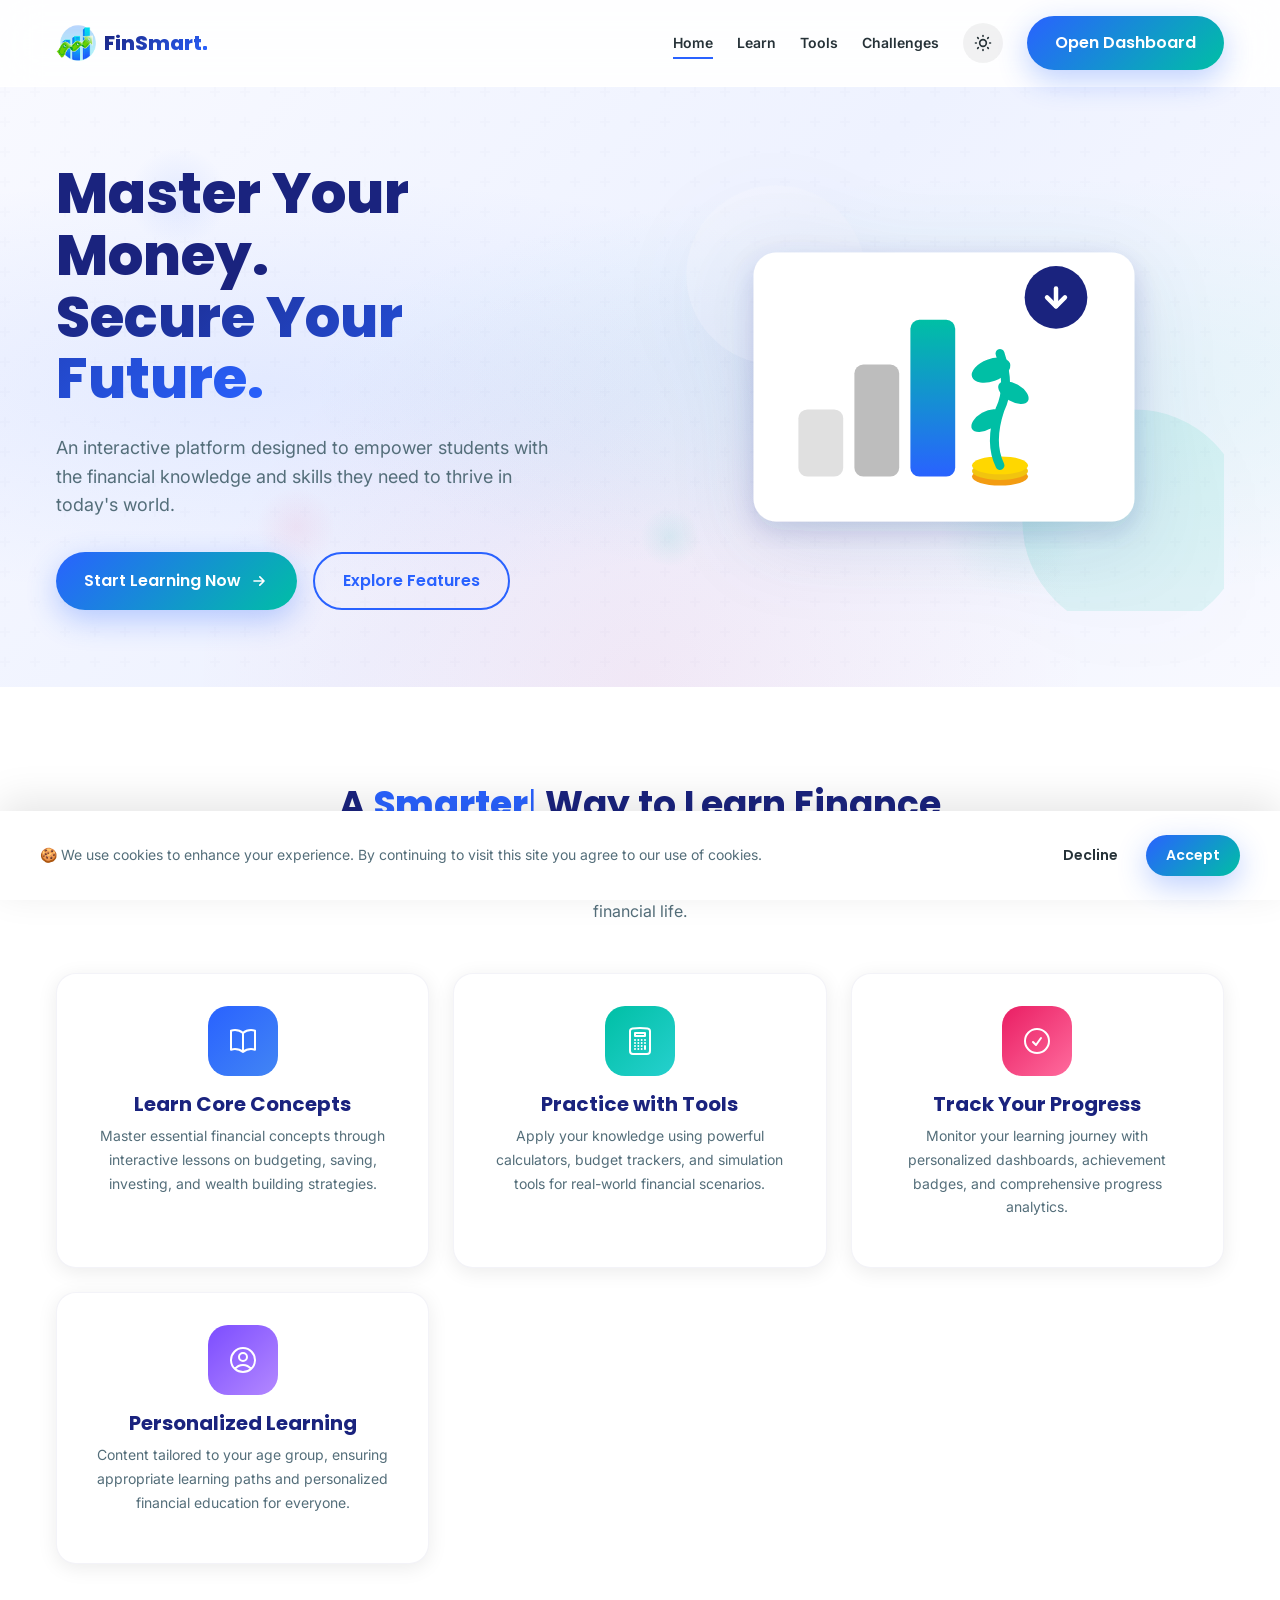
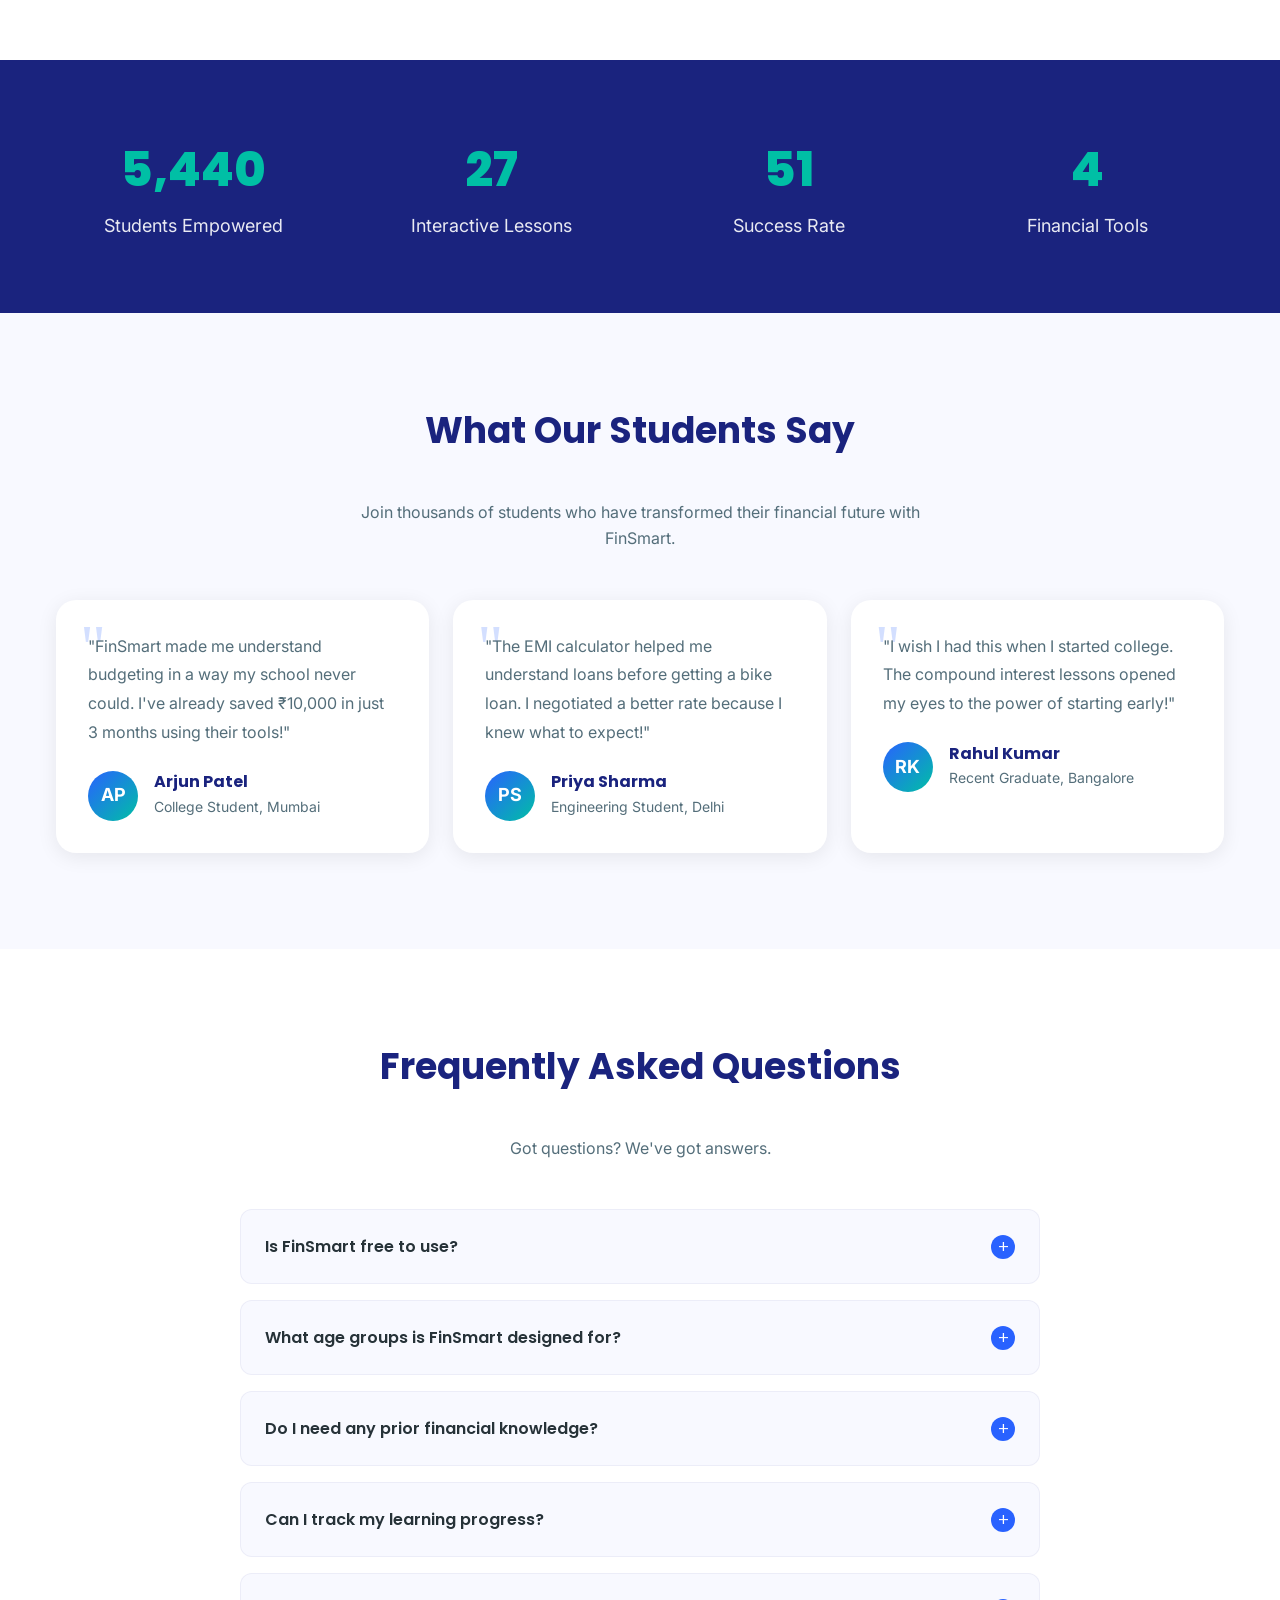
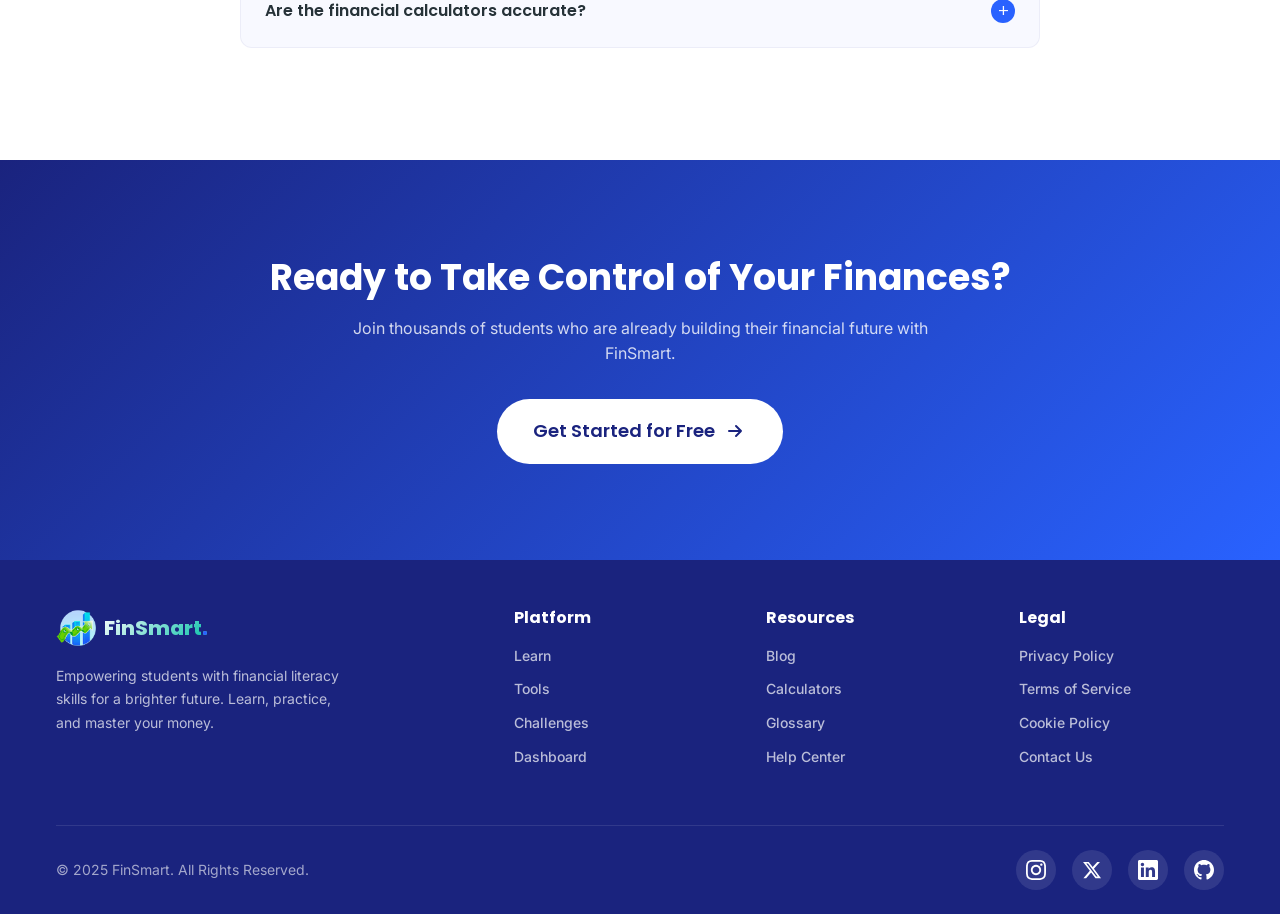
<file: index.html>
<!DOCTYPE html>
<html lang="en">
<head>
    <meta charset="UTF-8">
    <meta name="viewport" content="width=device-width, initial-scale=1.0">
    <title>FinSmart - Master Your Financial Future</title>
    
    <!-- Preconnect for performance -->
    <link rel="preconnect" href="https://fonts.googleapis.com">
    <link rel="preconnect" href="https://fonts.gstatic.com" crossorigin>
    
    <!-- Favicon -->
    <link rel="icon" href="https://cdn.v1ggs.lol/assets/fin_favicon.png" type="image/x-icon">
    
    <!-- Stylesheets -->
    <link rel="stylesheet" href="css/style.css">
    <link rel="stylesheet" href="css/animations.css">
    
    <!-- SEO Meta Tags -->
    <meta name="description" content="Master your money and secure your future with FinSmart - the interactive financial literacy platform designed for students. Learn budgeting, investing, and wealth building.">
    <meta name="keywords" content="financial literacy, budgeting, investing, money management, student finance, financial education">
    <meta name="author" content="FinSmart Team">
    
    <!-- Open Graph -->
    <meta property="og:title" content="FinSmart - Master Your Financial Future">
    <meta property="og:description" content="Interactive financial literacy platform empowering students with essential money skills.">
    <meta property="og:type" content="website">
    <meta property="og:url" content="https://finsmart.portal.com">
    <meta property="og:image" content="finsmart_logo.png">
    
    <!-- Twitter Card -->
    <meta name="twitter:card" content="summary_large_image">
    <meta name="twitter:title" content="FinSmart - Master Your Financial Future">
    <meta name="twitter:description" content="Interactive financial literacy platform empowering students with essential money skills.">
</head>
<body>
    <!-- Skip to main content for accessibility -->
    <a href="#main-content" class="sr-only">Skip to main content</a>
    
    <!-- Header -->
    <header class="main-header">
        <div class="container">
            <nav class="navbar">
                <a href="index.html" class="navbar-logo" aria-label="FinSmart Homepage">
                    <img src="finsmart_logo.png" alt="FinSmart Logo" width="40" height="40">
                    <span>FinSmart<span class="accent">.</span></span>
                </a>
                <ul class="navbar-links">
                    <li><a href="index.html" class="active" aria-current="page">Home</a></li>
                    <li><a href="learn.html">Learn</a></li>
                    <li><a href="tools.html">Tools</a></li>
                    <li><a href="challenges.html">Challenges</a></li>
                    <li>
                        <button class="theme-toggle" aria-label="Toggle dark mode">
                            <svg class="sun-icon" xmlns="http://www.w3.org/2000/svg" fill="none" viewBox="0 0 24 24" stroke="currentColor">
                                <path stroke-linecap="round" stroke-linejoin="round" stroke-width="2" d="M12 3v1m0 16v1m9-9h-1M4 12H3m15.364 6.364l-.707-.707M6.343 6.343l-.707-.707m12.728 0l-.707.707M6.343 17.657l-.707.707M16 12a4 4 0 11-8 0 4 4 0 018 0z" />
                            </svg>
                            <svg class="moon-icon" xmlns="http://www.w3.org/2000/svg" fill="none" viewBox="0 0 24 24" stroke="currentColor">
                                <path stroke-linecap="round" stroke-linejoin="round" stroke-width="2" d="M20.354 15.354A9 9 0 018.646 3.646 9.003 9.003 0 0012 21a9.003 9.003 0 008.354-5.646z" />
                            </svg>
                        </button>
                    </li>
                    <li><a href="application/index.html" class="btn btn-primary">Open Dashboard</a></li>
                </ul>
            </nav>
        </div>
    </header>

    <!-- Main Content -->
    <main id="main-content">
        <!-- Hero Section -->
        <section class="hero">
            <div class="hero-gradient-bg"></div>
            <div class="hero-pattern"></div>
            
            <!-- Floating Particles -->
            <div class="particles-container">
                <div class="particle particle-1"></div>
                <div class="particle particle-2"></div>
                <div class="particle particle-3"></div>
                <div class="particle particle-4"></div>
                <div class="particle particle-5"></div>
            </div>
            
            <div class="hero-content">
                <div class="hero-text scroll-animate-left">
                    <h1>Master Your Money.<br><span class="text-gradient">Secure Your Future.</span></h1>
                    <p>An interactive platform designed to empower students with the financial knowledge and skills they need to thrive in today's world.</p>
                    <div class="flex gap-md" style="flex-wrap: wrap;">
                        <a href="learn.html" class="btn btn-primary">
                            Start Learning Now
                            <svg xmlns="http://www.w3.org/2000/svg" width="20" height="20" fill="none" viewBox="0 0 24 24" stroke="currentColor">
                                <path stroke-linecap="round" stroke-linejoin="round" stroke-width="2" d="M13 7l5 5m0 0l-5 5m5-5H6" />
                            </svg>
                        </a>
                        <a href="#features" class="btn btn-secondary">Explore Features</a>
                    </div>
                </div>
                <div class="hero-image scroll-animate-right">
                    <svg viewBox="0 0 500 400" xmlns="http://www.w3.org/2000/svg" role="img" aria-labelledby="hero-svg-title hero-svg-desc">
                        <title id="hero-svg-title">Financial Growth Illustration</title>
                        <desc id="hero-svg-desc">An illustration showing a bar chart, a growing plant, and coins, symbolizing financial literacy and growth.</desc>
                        <defs>
                            <linearGradient id="cardGradient" x1="0%" y1="0%" x2="100%" y2="100%">
                                <stop offset="0%" style="stop-color:#f8f9ff;stop-opacity:1" />
                                <stop offset="100%" style="stop-color:#e8eaf6;stop-opacity:1" />
                            </linearGradient>
                            <linearGradient id="chartGradient" x1="0%" y1="100%" x2="0%" y2="0%">
                                <stop offset="0%" style="stop-color:#2962FF;stop-opacity:1" />
                                <stop offset="100%" style="stop-color:#00BFA5;stop-opacity:1" />
                            </linearGradient>
                            <filter id="shadow" x="-10%" y="-10%" width="120%" height="120%">
                                <feDropShadow dx="0" dy="8" stdDeviation="12" flood-color="#1A237E" flood-opacity="0.15"/>
                            </filter>
                        </defs>
                        
                        <circle cx="100" cy="100" r="80" fill="url(#cardGradient)" opacity="0.3"/>
                        <circle cx="420" cy="320" r="100" fill="#00BFA5" opacity="0.1"/>
                        
                        <rect x="80" y="80" width="340" height="240" rx="20" fill="var(--bg-card)" filter="url(#shadow)"/>
                        
                        <rect x="120" y="220" width="40" height="60" rx="8" fill="#E0E0E0"/>
                        <rect x="170" y="180" width="40" height="100" rx="8" fill="#BDBDBD"/>
                        <rect x="220" y="140" width="40" height="140" rx="8" fill="url(#chartGradient)"/>
                        
                        <g transform="translate(300, 240)">
                            <ellipse cx="0" cy="40" rx="25" ry="8" fill="#F39C12"/>
                            <ellipse cx="0" cy="35" rx="25" ry="8" fill="#F1C40F"/>
                            <ellipse cx="0" cy="30" rx="25" ry="8" fill="#FFD700"/>
                            
                            <path d="M 0,30 Q -10,10 0,-20 Q 10,-40 0,-70" stroke="#00BFA5" stroke-width="8" fill="none" stroke-linecap="round"/>
                            
                            <ellipse cx="-12" cy="-10" rx="15" ry="8" fill="#00BFA5" transform="rotate(-30 -12 -10)"/>
                            <ellipse cx="12" cy="-35" rx="15" ry="8" fill="#00BFA5" transform="rotate(30 12 -35)"/>
                            <ellipse cx="-8" cy="-55" rx="18" ry="10" fill="#00BFA5" transform="rotate(-20 -8 -55)"/>
                        </g>

                        <circle cx="350" cy="120" r="28" fill="#1A237E"/>
                        <path d="M 342 120 L 350 128 L 358 120" stroke="white" stroke-width="4" fill="none" stroke-linecap="round" stroke-linejoin="round"/>
                        <path d="M 350 112 V 128" stroke="white" stroke-width="4" fill="none" stroke-linecap="round"/>
                    </svg>
                </div>
            </div>
        </section>

        <!-- Features Section -->
        <section id="features" class="features section-padding">
            <div class="container">
                <div class="text-center">
                    <h2>
                        A <span class="typing-wrapper"><span id="typing-effect">Smarter</span></span> Way to Learn Finance
                    </h2>
                    <p class="text-muted" style="max-width: 600px; margin: var(--spacing-md) auto 0;">
                        We don't just teach theory. We give you practical skills to transform your financial life.
                    </p>
                </div>
                
                <div class="features-grid" style="margin-top: var(--spacing-2xl);">
                    <div class="feature-card card-border-gradient scroll-animate">
                        <div class="icon">
                            <svg xmlns="http://www.w3.org/2000/svg" fill="none" viewBox="0 0 24 24" stroke-width="1.5" stroke="currentColor">
                                <path stroke-linecap="round" stroke-linejoin="round" d="M12 6.042A8.967 8.967 0 006 3.75c-1.052 0-2.062.18-3 .512v14.25A8.987 8.987 0 016 18c2.305 0 4.408.867 6 2.292m0-14.25a8.966 8.966 0 016-2.292c1.052 0 2.062.18 3 .512v14.25A8.987 8.987 0 0018 18a8.967 8.967 0 00-6 2.292m0-14.25v14.25" />
                            </svg>
                        </div>
                        <h3>Learn Core Concepts</h3>
                        <p>Master essential financial concepts through interactive lessons on budgeting, saving, investing, and wealth building strategies.</p>
                    </div>
                    
                    <div class="feature-card card-border-gradient scroll-animate">
                        <div class="icon">
                            <svg xmlns="http://www.w3.org/2000/svg" fill="none" viewBox="0 0 24 24" stroke-width="1.5" stroke="currentColor">
                                <path stroke-linecap="round" stroke-linejoin="round" d="M15.75 15.75V18m-7.5-6.75h.008v.008H8.25v-.008zm0 2.25h.008v.008H8.25V13.5zm0 2.25h.008v.008H8.25v-.008zm0 2.25h.008v.008H8.25V18zm2.498-6.75h.007v.008h-.007v-.008zm0 2.25h.007v.008h-.007V13.5zm0 2.25h.007v.008h-.007v-.008zm0 2.25h.007v.008h-.007V18zm2.504-6.75h.008v.008h-.008v-.008zm0 2.25h.008v.008h-.008V13.5zm0 2.25h.008v.008h-.008v-.008zm0 2.25h.008v.008h-.008V18zm2.498-6.75h.008v.008h-.008v-.008zm0 2.25h.008v.008h-.008V13.5zM8.25 6h7.5v2.25h-7.5V6zM12 2.25c-1.892 0-3.758.11-5.593.322C5.307 2.7 4.5 3.65 4.5 4.757V19.5a2.25 2.25 0 002.25 2.25h10.5a2.25 2.25 0 002.25-2.25V4.757c0-1.108-.806-2.057-1.907-2.185A48.507 48.507 0 0012 2.25z" />
                            </svg>
                        </div>
                        <h3>Practice with Tools</h3>
                        <p>Apply your knowledge using powerful calculators, budget trackers, and simulation tools for real-world financial scenarios.</p>
                    </div>
                    
                    <div class="feature-card card-border-gradient scroll-animate">
                        <div class="icon">
                            <svg xmlns="http://www.w3.org/2000/svg" fill="none" viewBox="0 0 24 24" stroke-width="1.5" stroke="currentColor">
                                <path stroke-linecap="round" stroke-linejoin="round" d="M9 12.75L11.25 15 15 9.75M21 12a9 9 0 11-18 0 9 9 0 0118 0z" />
                            </svg>
                        </div>
                        <h3>Track Your Progress</h3>
                        <p>Monitor your learning journey with personalized dashboards, achievement badges, and comprehensive progress analytics.</p>
                    </div>
                    
                    <div class="feature-card card-border-gradient scroll-animate">
                        <div class="icon">
                            <svg xmlns="http://www.w3.org/2000/svg" fill="none" viewBox="0 0 24 24" stroke-width="1.5" stroke="currentColor">
                                <path stroke-linecap="round" stroke-linejoin="round" d="M17.982 18.725A7.488 7.488 0 0012 15.75a7.488 7.488 0 00-5.982 2.975m11.963 0a9 9 0 10-11.963 0m11.963 0A8.966 8.966 0 0112 21a8.966 8.966 0 01-5.982-2.275M15 9.75a3 3 0 11-6 0 3 3 0 016 0z" />
                            </svg>
                        </div>
                        <h3>Personalized Learning</h3>
                        <p>Content tailored to your age group, ensuring appropriate learning paths and personalized financial education for everyone.</p>
                    </div>
                </div>
            </div>
        </section>

        <!-- Stats Section -->
        <section class="stats-section">
            <div class="container">
                <div class="stats-grid">
                    <div class="stat-item scroll-animate">
                        <span class="stat-number" data-target="10000" data-suffix="+">0</span>
                        <div class="stat-label">Students Empowered</div>
                    </div>
                    <div class="stat-item scroll-animate">
                        <span class="stat-number" data-target="50" data-suffix="+">0</span>
                        <div class="stat-label">Interactive Lessons</div>
                    </div>
                    <div class="stat-item scroll-animate">
                        <span class="stat-number" data-target="95" data-suffix="%">0</span>
                        <div class="stat-label">Success Rate</div>
                    </div>
                    <div class="stat-item scroll-animate">
                        <span class="stat-number" data-target="6">0</span>
                        <div class="stat-label">Financial Tools</div>
                    </div>
                </div>
            </div>
        </section>

        <!-- Testimonials Section -->
        <section class="testimonials section-padding">
            <div class="container">
                <div class="text-center">
                    <h2>What Our Students Say</h2>
                    <p class="text-muted" style="max-width: 600px; margin: var(--spacing-md) auto 0;">
                        Join thousands of students who have transformed their financial future with FinSmart.
                    </p>
                </div>
                
                <div class="testimonials-grid" style="margin-top: var(--spacing-2xl);">
                    <div class="testimonial-card scroll-animate">
                        <p class="testimonial-content">"FinSmart made me understand budgeting in a way my school never could. I've already saved ₹10,000 in just 3 months using their tools!"</p>
                        <div class="testimonial-author">
                            <div class="testimonial-avatar">AP</div>
                            <div class="testimonial-info">
                                <h4>Arjun Patel</h4>
                                <span>College Student, Mumbai</span>
                            </div>
                        </div>
                    </div>
                    
                    <div class="testimonial-card scroll-animate">
                        <p class="testimonial-content">"The EMI calculator helped me understand loans before getting a bike loan. I negotiated a better rate because I knew what to expect!"</p>
                        <div class="testimonial-author">
                            <div class="testimonial-avatar">PS</div>
                            <div class="testimonial-info">
                                <h4>Priya Sharma</h4>
                                <span>Engineering Student, Delhi</span>
                            </div>
                        </div>
                    </div>
                    
                    <div class="testimonial-card scroll-animate">
                        <p class="testimonial-content">"I wish I had this when I started college. The compound interest lessons opened my eyes to the power of starting early!"</p>
                        <div class="testimonial-author">
                            <div class="testimonial-avatar">RK</div>
                            <div class="testimonial-info">
                                <h4>Rahul Kumar</h4>
                                <span>Recent Graduate, Bangalore</span>
                            </div>
                        </div>
                    </div>
                </div>
            </div>
        </section>

        <!-- FAQ Section -->
        <section class="faq-section">
            <div class="container">
                <div class="text-center">
                    <h2>Frequently Asked Questions</h2>
                    <p class="text-muted" style="max-width: 600px; margin: var(--spacing-md) auto 0;">
                        Got questions? We've got answers.
                    </p>
                </div>
                
                <div class="faq-container" style="margin-top: var(--spacing-2xl);">
                    <div class="faq-item scroll-animate">
                        <button class="faq-question">
                            Is FinSmart free to use?
                            <span class="faq-icon">+</span>
                        </button>
                        <div class="faq-answer">
                            <div class="faq-answer-content">
                                Yes! FinSmart is completely free for all students. We believe financial education should be accessible to everyone, regardless of their economic background.
                            </div>
                        </div>
                    </div>
                    
                    <div class="faq-item scroll-animate">
                        <button class="faq-question">
                            What age groups is FinSmart designed for?
                            <span class="faq-icon">+</span>
                        </button>
                        <div class="faq-answer">
                            <div class="faq-answer-content">
                                FinSmart offers tailored content for three age groups: Juniors (12-16 years), Seniors (16-18 years), and Adults (18+ years). Each path covers age-appropriate topics and challenges.
                            </div>
                        </div>
                    </div>
                    
                    <div class="faq-item scroll-animate">
                        <button class="faq-question">
                            Do I need any prior financial knowledge?
                            <span class="faq-icon">+</span>
                        </button>
                        <div class="faq-answer">
                            <div class="faq-answer-content">
                                No prior knowledge is required! We start from the basics and gradually build up to more advanced concepts. Our content is designed to be understandable for complete beginners.
                            </div>
                        </div>
                    </div>
                    
                    <div class="faq-item scroll-animate">
                        <button class="faq-question">
                            Can I track my learning progress?
                            <span class="faq-icon">+</span>
                        </button>
                        <div class="faq-answer">
                            <div class="faq-answer-content">
                                Absolutely! Once you create an account, you'll have access to a personalized dashboard that tracks your progress, completed lessons, quiz scores, and achievement badges.
                            </div>
                        </div>
                    </div>
                    
                    <div class="faq-item scroll-animate">
                        <button class="faq-question">
                            Are the financial calculators accurate?
                            <span class="faq-icon">+</span>
                        </button>
                        <div class="faq-answer">
                            <div class="faq-answer-content">
                                Yes, our calculators use standard financial formulas and are updated for the current fiscal year (including the latest tax slabs). However, for major financial decisions, we recommend consulting with a financial advisor.
                            </div>
                        </div>
                    </div>
                </div>
            </div>
        </section>

        <!-- CTA Section -->
        <section class="section-padding" style="background: linear-gradient(135deg, var(--primary-color), var(--accent-blue));">
            <div class="container text-center">
                <h2 style="color: white; margin-bottom: var(--spacing-md);">Ready to Take Control of Your Finances?</h2>
                <p style="color: rgba(255,255,255,0.8); max-width: 600px; margin: 0 auto var(--spacing-xl);">
                    Join thousands of students who are already building their financial future with FinSmart.
                </p>
                <a href="application/login.html" class="btn" style="background: white; color: var(--primary-color); padding: 18px 36px; font-size: var(--text-lg);">
                    Get Started for Free
                    <svg xmlns="http://www.w3.org/2000/svg" width="24" height="24" fill="none" viewBox="0 0 24 24" stroke="currentColor">
                        <path stroke-linecap="round" stroke-linejoin="round" stroke-width="2" d="M13 7l5 5m0 0l-5 5m5-5H6" />
                    </svg>
                </a>
            </div>
        </section>
    </main>

    <!-- Footer -->
    <footer class="main-footer">
        <div class="container">
            <div class="footer-content">
                <div class="footer-brand">
                    <a href="index.html" class="navbar-logo">
                        <img src="finsmart_logo.png" alt="FinSmart Logo" width="40" height="40">
                        <span>FinSmart<span class="accent">.</span></span>
                    </a>
                    <p>Empowering students with financial literacy skills for a brighter future. Learn, practice, and master your money.</p>
                </div>
                
                <div class="footer-links">
                    <h4>Platform</h4>
                    <ul>
                        <li><a href="learn.html">Learn</a></li>
                        <li><a href="tools.html">Tools</a></li>
                        <li><a href="challenges.html">Challenges</a></li>
                        <li><a href="application/index.html">Dashboard</a></li>
                    </ul>
                </div>
                
                <div class="footer-links">
                    <h4>Resources</h4>
                    <ul>
                        <li><a href="#">Blog</a></li>
                        <li><a href="#">Calculators</a></li>
                        <li><a href="#">Glossary</a></li>
                        <li><a href="#">Help Center</a></li>
                    </ul>
                </div>
                
                <div class="footer-links">
                    <h4>Legal</h4>
                    <ul>
                        <li><a href="#">Privacy Policy</a></li>
                        <li><a href="#">Terms of Service</a></li>
                        <li><a href="#">Cookie Policy</a></li>
                        <li><a href="#">Contact Us</a></li>
                    </ul>
                </div>
            </div>
            
            <div class="footer-bottom">
                <p>&copy; 2025 FinSmart. All Rights Reserved.</p>
                <div class="footer-socials">
                    <a href="#" aria-label="Follow us on Instagram">
                        <svg xmlns="http://www.w3.org/2000/svg" viewBox="0 0 24 24" fill="currentColor">
                            <path d="M12 2.163c3.204 0 3.584.012 4.85.07 3.252.148 4.771 1.691 4.919 4.919.058 1.265.069 1.645.069 4.849 0 3.205-.012 3.584-.069 4.849-.149 3.225-1.664 4.771-4.919 4.919-1.266.058-1.644.07-4.85.07-3.204 0-3.584-.012-4.849-.07-3.26-.149-4.771-1.699-4.919-4.92-.058-1.265-.07-1.644-.07-4.849 0-3.204.013-3.583.07-4.849.149-3.227 1.664-4.771 4.919-4.919 1.266-.057 1.645-.069 4.849-.069zm0-2.163c-3.259 0-3.667.014-4.947.072-4.358.2-6.78 2.618-6.98 6.98-.059 1.281-.073 1.689-.073 4.948 0 3.259.014 3.668.072 4.948.2 4.358 2.618 6.78 6.98 6.98 1.281.058 1.689.072 4.948.072 3.259 0 3.668-.014 4.948-.072 4.354-.2 6.782-2.618 6.979-6.98.059-1.28.073-1.689.073-4.948 0-3.259-.014-3.667-.072-4.947-.196-4.354-2.617-6.78-6.979-6.98-1.281-.059-1.69-.073-4.949-.073zm0 5.838c-3.403 0-6.162 2.759-6.162 6.162s2.759 6.163 6.162 6.163 6.162-2.759 6.162-6.163c0-3.403-2.759-6.162-6.162-6.162zm0 10.162c-2.209 0-4-1.79-4-4 0-2.209 1.791-4 4-4s4 1.791 4 4c0 2.21-1.791 4-4 4zm6.406-11.845c-.796 0-1.441.645-1.441 1.44s.645 1.44 1.441 1.44c.795 0 1.439-.645 1.439-1.44s-.644-1.44-1.439-1.44z"/>
                        </svg>
                    </a>
                    <a href="#" aria-label="Follow us on Twitter">
                        <svg xmlns="http://www.w3.org/2000/svg" viewBox="0 0 24 24" fill="currentColor">
                            <path d="M18.244 2.25h3.308l-7.227 8.26 8.502 11.24H16.17l-5.214-6.817L4.99 21.75H1.68l7.73-8.835L1.254 2.25H8.08l4.713 6.231zm-1.161 17.52h1.833L7.084 4.126H5.117z"/>
                        </svg>
                    </a>
                    <a href="#" aria-label="Follow us on LinkedIn">
                        <svg xmlns="http://www.w3.org/2000/svg" viewBox="0 0 24 24" fill="currentColor">
                            <path d="M20.447 20.452h-3.554v-5.569c0-1.328-.027-3.037-1.852-3.037-1.853 0-2.136 1.445-2.136 2.939v5.667H9.351V9h3.414v1.561h.046c.477-.9 1.637-1.85 3.37-1.85 3.601 0 4.267 2.37 4.267 5.455v6.286zM5.337 7.433c-1.144 0-2.063-.926-2.063-2.065 0-1.138.92-2.063 2.063-2.063 1.14 0 2.064.925 2.064 2.063 0 1.139-.925 2.065-2.064 2.065zm1.782 13.019H3.555V9h3.564v11.452zM22.225 0H1.771C.792 0 0 .774 0 1.729v20.542C0 23.227.792 24 1.771 24h20.451C23.2 24 24 23.227 24 22.271V1.729C24 .774 23.2 0 22.222 0h.003z"/>
                        </svg>
                    </a>
                    <a href="https://github.com/v1ggs-dev/finsmart" aria-label="View on GitHub" target="_blank" rel="noopener">
                        <svg xmlns="http://www.w3.org/2000/svg" viewBox="0 0 24 24" fill="currentColor">
                            <path d="M12 0c-6.626 0-12 5.373-12 12 0 5.302 3.438 9.8 8.207 11.387.599.111.793-.261.793-.577v-2.234c-3.338.726-4.033-1.416-4.033-1.416-.546-1.387-1.333-1.756-1.333-1.756-1.089-.745.083-.729.083-.729 1.205.084 1.839 1.237 1.839 1.237 1.07 1.834 2.807 1.304 3.492.997.107-.775.418-1.305.762-1.604-2.665-.305-5.467-1.334-5.467-5.931 0-1.311.469-2.381 1.236-3.221-.124-.303-.535-1.524.117-3.176 0 0 1.008-.322 3.301 1.23.957-.266 1.983-.399 3.003-.404 1.02.005 2.047.138 3.006.404 2.291-1.552 3.297-1.23 3.297-1.23.653 1.653.242 2.874.118 3.176.77.84 1.235 1.911 1.235 3.221 0 4.609-2.807 5.624-5.479 5.921.43.372.823 1.102.823 2.222v3.293c0 .319.192.694.801.576 4.765-1.589 8.199-6.086 8.199-11.386 0-6.627-5.373-12-12-12z"/>
                        </svg>
                    </a>
                </div>
            </div>
        </div>
    </footer>

    <!-- Scripts -->
    <script src="js/components.js"></script>
    
    <!-- Screen Reader Only Styles -->
    <style>
        .sr-only {
            position: absolute;
            width: 1px;
            height: 1px;
            padding: 0;
            margin: -1px;
            overflow: hidden;
            clip: rect(0, 0, 0, 0);
            white-space: nowrap;
            border: 0;
        }
        
        .sr-only:focus {
            position: fixed;
            top: 0;
            left: 0;
            width: auto;
            height: auto;
            padding: 1rem;
            margin: 0;
            overflow: visible;
            clip: auto;
            white-space: normal;
            background: var(--accent-blue);
            color: white;
            z-index: 9999;
        }
    </style>
</body>
</html>
</file>
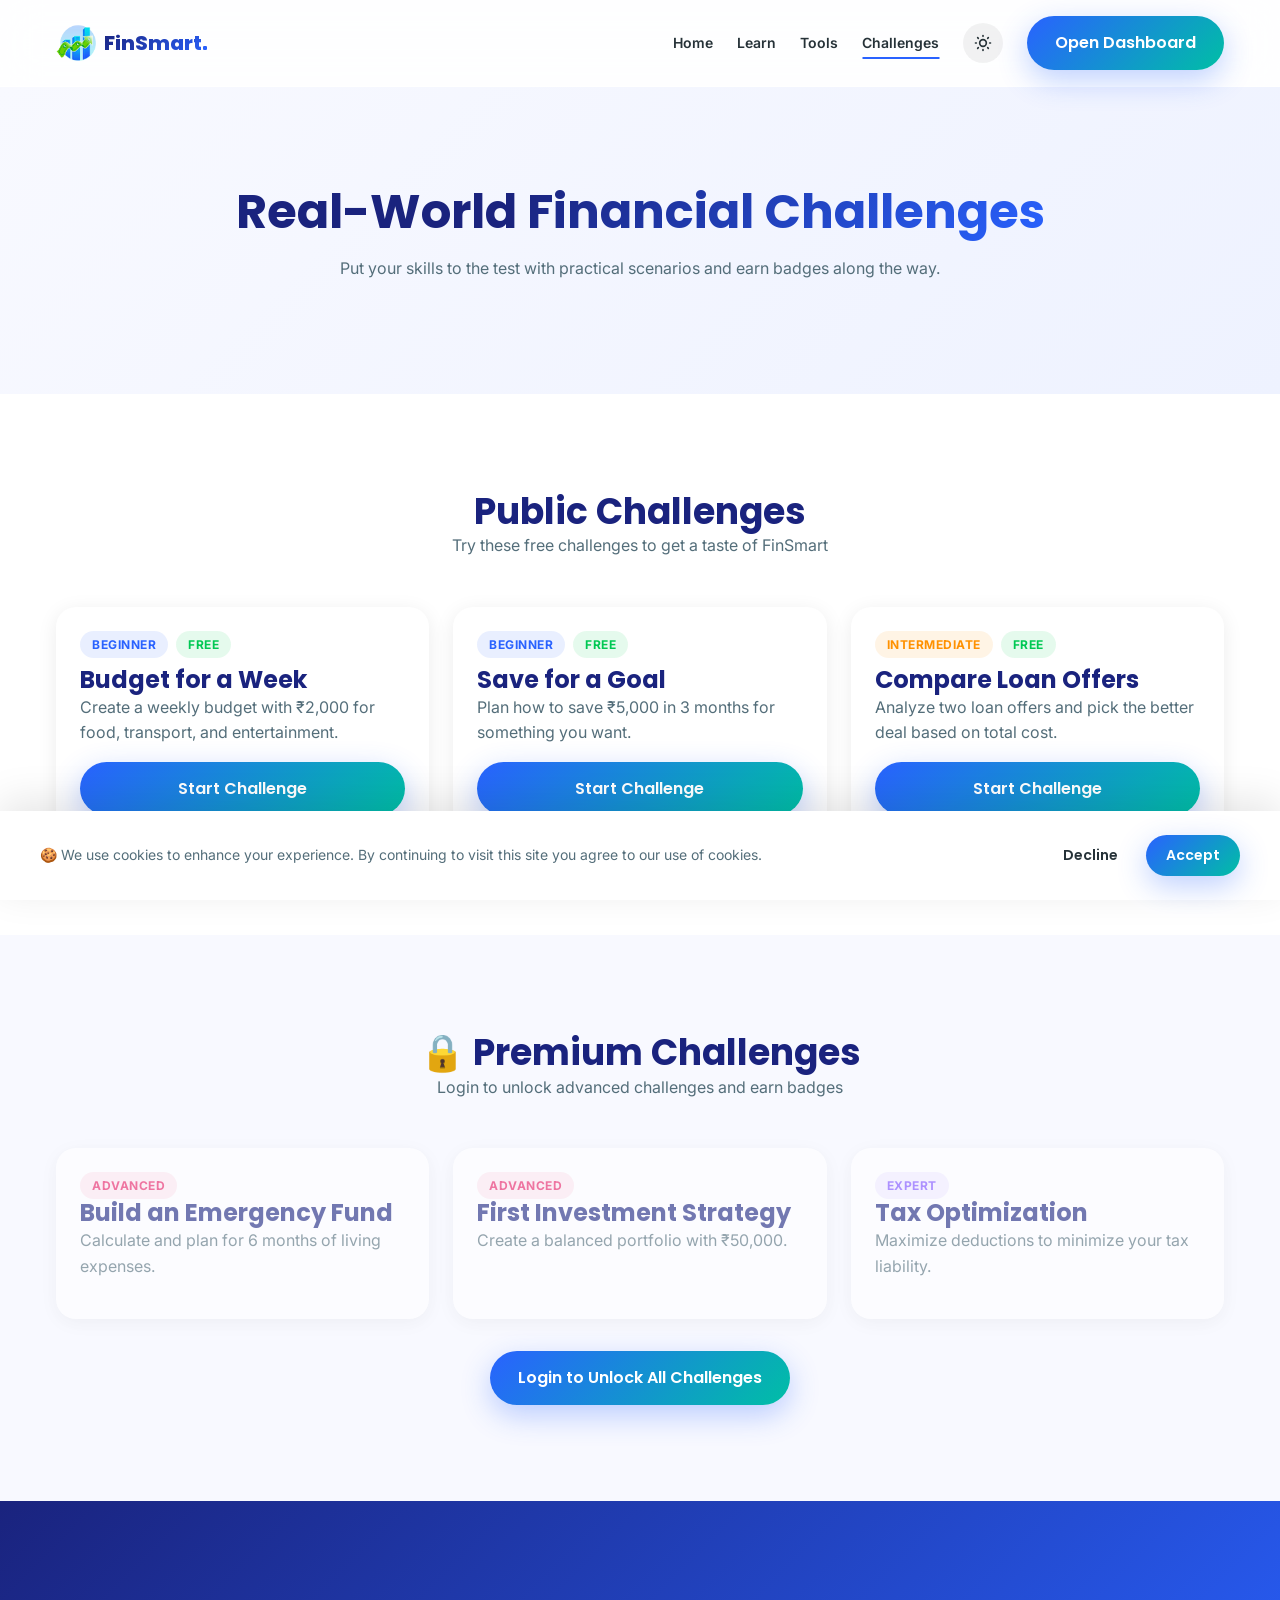
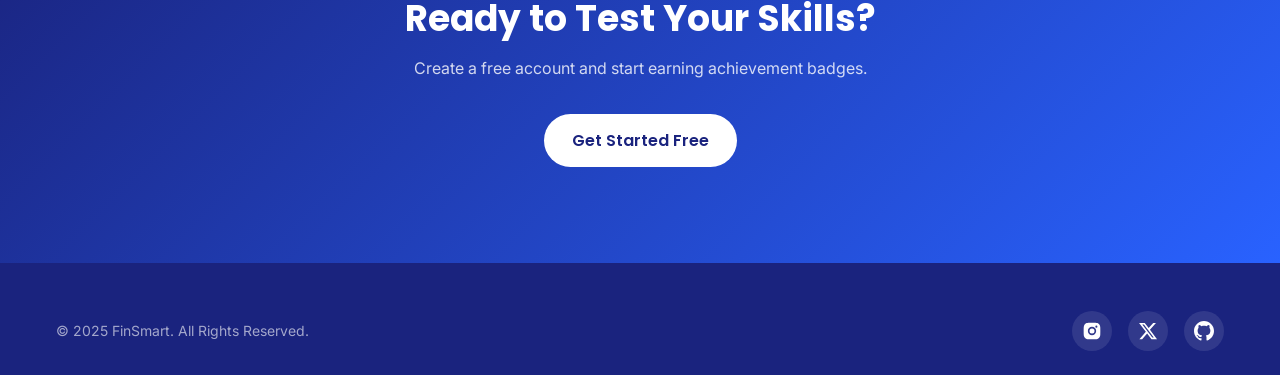
<file: challenges.html>
<!DOCTYPE html>
<html lang="en">

<head>
    <meta charset="UTF-8">
    <meta name="viewport" content="width=device-width, initial-scale=1.0">
    <title>Financial Challenges - FinSmart</title>
    <link rel="preconnect" href="https://fonts.googleapis.com">
    <link rel="preconnect" href="https://fonts.gstatic.com" crossorigin>
    <link rel="icon" href="https://cdn.v1ggs.lol/assets/fin_favicon.png" type="image/x-icon">
    <link rel="stylesheet" href="css/style.css">
    <link rel="stylesheet" href="css/animations.css">
    <meta name="description"
        content="Test your financial skills with real-world challenges and gamified learning experiences.">
</head>

<body>
    <header class="main-header">
        <div class="container">
            <nav class="navbar">
                <a href="index.html" class="navbar-logo">
                    <img src="finsmart_logo.png"
                        alt="FinSmart Logo" width="40" height="40">
                    <span>FinSmart<span class="accent">.</span></span>
                </a>
                <ul class="navbar-links">
                    <li><a href="index.html">Home</a></li>
                    <li><a href="learn.html">Learn</a></li>
                    <li><a href="tools.html">Tools</a></li>
                    <li><a href="challenges.html" class="active">Challenges</a></li>
                    <li><button class="theme-toggle" aria-label="Toggle dark mode">
                            <svg class="sun-icon" xmlns="http://www.w3.org/2000/svg" fill="none" viewBox="0 0 24 24"
                                stroke="currentColor">
                                <path stroke-linecap="round" stroke-linejoin="round" stroke-width="2"
                                    d="M12 3v1m0 16v1m9-9h-1M4 12H3m15.364 6.364l-.707-.707M6.343 6.343l-.707-.707m12.728 0l-.707.707M6.343 17.657l-.707.707M16 12a4 4 0 11-8 0 4 4 0 018 0z" />
                            </svg>
                            <svg class="moon-icon" xmlns="http://www.w3.org/2000/svg" fill="none" viewBox="0 0 24 24"
                                stroke="currentColor">
                                <path stroke-linecap="round" stroke-linejoin="round" stroke-width="2"
                                    d="M20.354 15.354A9 9 0 018.646 3.646 9.003 9.003 0 0012 21a9.003 9.003 0 008.354-5.646z" />
                            </svg>
                        </button></li>
                    <li><a href="application/index.html" class="btn btn-primary">Open Dashboard</a></li>
                </ul>
            </nav>
        </div>
    </header>

    <main>
        <section class="section-padding" style="background: linear-gradient(135deg, var(--bg-color), var(--hero-mid));">
            <div class="container text-center">
                <h1 class="scroll-animate">Real-World <span class="text-gradient">Financial Challenges</span></h1>
                <p class="text-muted scroll-animate" style="max-width: 600px; margin: var(--spacing-md) auto;">
                    Put your skills to the test with practical scenarios and earn badges along the way.
                </p>
            </div>
        </section>

        <section class="section-padding" style="background: var(--bg-card);">
            <div class="container">
                <div class="text-center" style="margin-bottom: var(--spacing-2xl);">
                    <h2>Public Challenges</h2>
                    <p class="text-muted">Try these free challenges to get a taste of FinSmart</p>
                </div>

                <div class="features-grid">
                    <div class="card scroll-animate hover-lift">
                        <div class="flex gap-sm items-center" style="margin-bottom: var(--spacing-sm);">
                            <span class="badge badge-primary">Beginner</span>
                            <span class="badge badge-success">Free</span>
                        </div>
                        <h3>Budget for a Week</h3>
                        <p class="text-muted">Create a weekly budget with ₹2,000 for food, transport, and entertainment.
                        </p>
                        <div style="margin-top: var(--spacing-md);">
                            <a href="application/login.html" class="btn btn-primary" style="width: 100%;">Start
                                Challenge</a>
                        </div>
                    </div>

                    <div class="card scroll-animate hover-lift">
                        <div class="flex gap-sm items-center" style="margin-bottom: var(--spacing-sm);">
                            <span class="badge badge-primary">Beginner</span>
                            <span class="badge badge-success">Free</span>
                        </div>
                        <h3>Save for a Goal</h3>
                        <p class="text-muted">Plan how to save ₹5,000 in 3 months for something you want.</p>
                        <div style="margin-top: var(--spacing-md);">
                            <a href="application/login.html" class="btn btn-primary" style="width: 100%;">Start
                                Challenge</a>
                        </div>
                    </div>

                    <div class="card scroll-animate hover-lift">
                        <div class="flex gap-sm items-center" style="margin-bottom: var(--spacing-sm);">
                            <span class="badge"
                                style="background: rgba(255, 145, 0, 0.1); color: var(--warning);">Intermediate</span>
                            <span class="badge badge-success">Free</span>
                        </div>
                        <h3>Compare Loan Offers</h3>
                        <p class="text-muted">Analyze two loan offers and pick the better deal based on total cost.</p>
                        <div style="margin-top: var(--spacing-md);">
                            <a href="application/login.html" class="btn btn-primary" style="width: 100%;">Start
                                Challenge</a>
                        </div>
                    </div>
                </div>
            </div>
        </section>

        <section class="section-padding">
            <div class="container">
                <div class="text-center" style="margin-bottom: var(--spacing-2xl);">
                    <h2>🔒 Premium Challenges</h2>
                    <p class="text-muted">Login to unlock advanced challenges and earn badges</p>
                </div>

                <div class="features-grid">
                    <div class="card scroll-animate" style="opacity: 0.6; pointer-events: none;">
                        <span class="badge"
                            style="background: rgba(233, 30, 99, 0.1); color: var(--accent-pink);">Advanced</span>
                        <h3>Build an Emergency Fund</h3>
                        <p class="text-muted">Calculate and plan for 6 months of living expenses.</p>
                    </div>

                    <div class="card scroll-animate" style="opacity: 0.6; pointer-events: none;">
                        <span class="badge"
                            style="background: rgba(233, 30, 99, 0.1); color: var(--accent-pink);">Advanced</span>
                        <h3>First Investment Strategy</h3>
                        <p class="text-muted">Create a balanced portfolio with ₹50,000.</p>
                    </div>

                    <div class="card scroll-animate" style="opacity: 0.6; pointer-events: none;">
                        <span class="badge"
                            style="background: rgba(124, 77, 255, 0.1); color: var(--accent-purple);">Expert</span>
                        <h3>Tax Optimization</h3>
                        <p class="text-muted">Maximize deductions to minimize your tax liability.</p>
                    </div>
                </div>

                <div class="text-center" style="margin-top: var(--spacing-xl);">
                    <a href="application/login.html" class="btn btn-primary">Login to Unlock All Challenges</a>
                </div>
            </div>
        </section>

        <section class="section-padding"
            style="background: linear-gradient(135deg, var(--primary-color), var(--accent-blue));">
            <div class="container text-center">
                <h2 style="color: white;">Ready to Test Your Skills?</h2>
                <p
                    style="color: rgba(255,255,255,0.8); margin: var(--spacing-md) auto var(--spacing-xl); max-width: 500px;">
                    Create a free account and start earning achievement badges.</p>
                <a href="application/login.html" class="btn" style="background: white; color: var(--primary-color);">Get
                    Started Free</a>
            </div>
        </section>
    </main>

    <footer class="main-footer">
        <div class="container">
            <div class="footer-bottom" style="border-top: none; padding-top: 0;">
                <p>&copy; 2025 FinSmart. All Rights Reserved.</p>
                <div class="footer-socials">
                    <a href="#" aria-label="Instagram"><svg xmlns="http://www.w3.org/2000/svg" viewBox="0 0 24 24"
                            fill="currentColor" width="20" height="20">
                            <path
                                d="M12 2c2.717 0 3.056.01 4.122.06 1.066.05 1.79.217 2.428.465.66.254 1.216.598 1.772 1.153a4.908 4.908 0 0 1 1.153 1.772c.247.637.415 1.363.465 2.428.047 1.066.06 1.405.06 4.122 0 2.717-.01 3.056-.06 4.122-.05 1.066-.218 1.79-.465 2.428a4.883 4.883 0 0 1-1.153 1.772 4.915 4.915 0 0 1-1.772 1.153c-.637.247-1.362.415-2.428.465-1.066.047-1.405.06-4.122.06-2.717 0-3.056-.01-4.122-.06-1.066-.05-1.79-.218-2.428-.465a4.89 4.89 0 0 1-1.772-1.153 4.904 4.904 0 0 1-1.153-1.772c-.248-.637-.415-1.362-.465-2.428C2.013 15.056 2 14.717 2 12c0-2.717.01-3.056.06-4.122.05-1.066.217-1.79.465-2.428a4.88 4.88 0 0 1 1.153-1.772A4.897 4.897 0 0 1 5.45 2.525c.638-.248 1.362-.415 2.428-.465C8.944 2.013 9.283 2 12 2zm0 5a5 5 0 1 0 0 10 5 5 0 0 0 0-10zm6.5-.25a1.25 1.25 0 0 0-2.5 0 1.25 1.25 0 0 0 2.5 0zM12 9a3 3 0 1 1 0 6 3 3 0 0 1 0-6z" />
                        </svg></a>
                    <a href="#" aria-label="Twitter"><svg xmlns="http://www.w3.org/2000/svg" viewBox="0 0 24 24"
                            fill="currentColor" width="20" height="20">
                            <path
                                d="M18.244 2.25h3.308l-7.227 8.26 8.502 11.24H16.17l-5.214-6.817L4.99 21.75H1.68l7.73-8.835L1.254 2.25H8.08l4.713 6.231zm-1.161 17.52h1.833L7.084 4.126H5.117z" />
                        </svg></a>
                    <a href="https://github.com/v1ggs-dev/finsmart" aria-label="GitHub" target="_blank"><svg
                            xmlns="http://www.w3.org/2000/svg" viewBox="0 0 24 24" fill="currentColor" width="20"
                            height="20">
                            <path
                                d="M12 0c-6.626 0-12 5.373-12 12 0 5.302 3.438 9.8 8.207 11.387.599.111.793-.261.793-.577v-2.234c-3.338.726-4.033-1.416-4.033-1.416-.546-1.387-1.333-1.756-1.333-1.756-1.089-.745.083-.729.083-.729 1.205.084 1.839 1.237 1.839 1.237 1.07 1.834 2.807 1.304 3.492.997.107-.775.418-1.305.762-1.604-2.665-.305-5.467-1.334-5.467-5.931 0-1.311.469-2.381 1.236-3.221-.124-.303-.535-1.524.117-3.176 0 0 1.008-.322 3.301 1.23.957-.266 1.983-.399 3.003-.404 1.02.005 2.047.138 3.006.404 2.291-1.552 3.297-1.23 3.297-1.23.653 1.653.242 2.874.118 3.176.77.84 1.235 1.911 1.235 3.221 0 4.609-2.807 5.624-5.479 5.921.43.372.823 1.102.823 2.222v3.293c0 .319.192.694.801.576 4.765-1.589 8.199-6.086 8.199-11.386 0-6.627-5.373-12-12-12z" />
                        </svg></a>
                </div>
            </div>
        </div>
    </footer>
    <script src="js/components.js"></script>
</body>

</html>
</file>
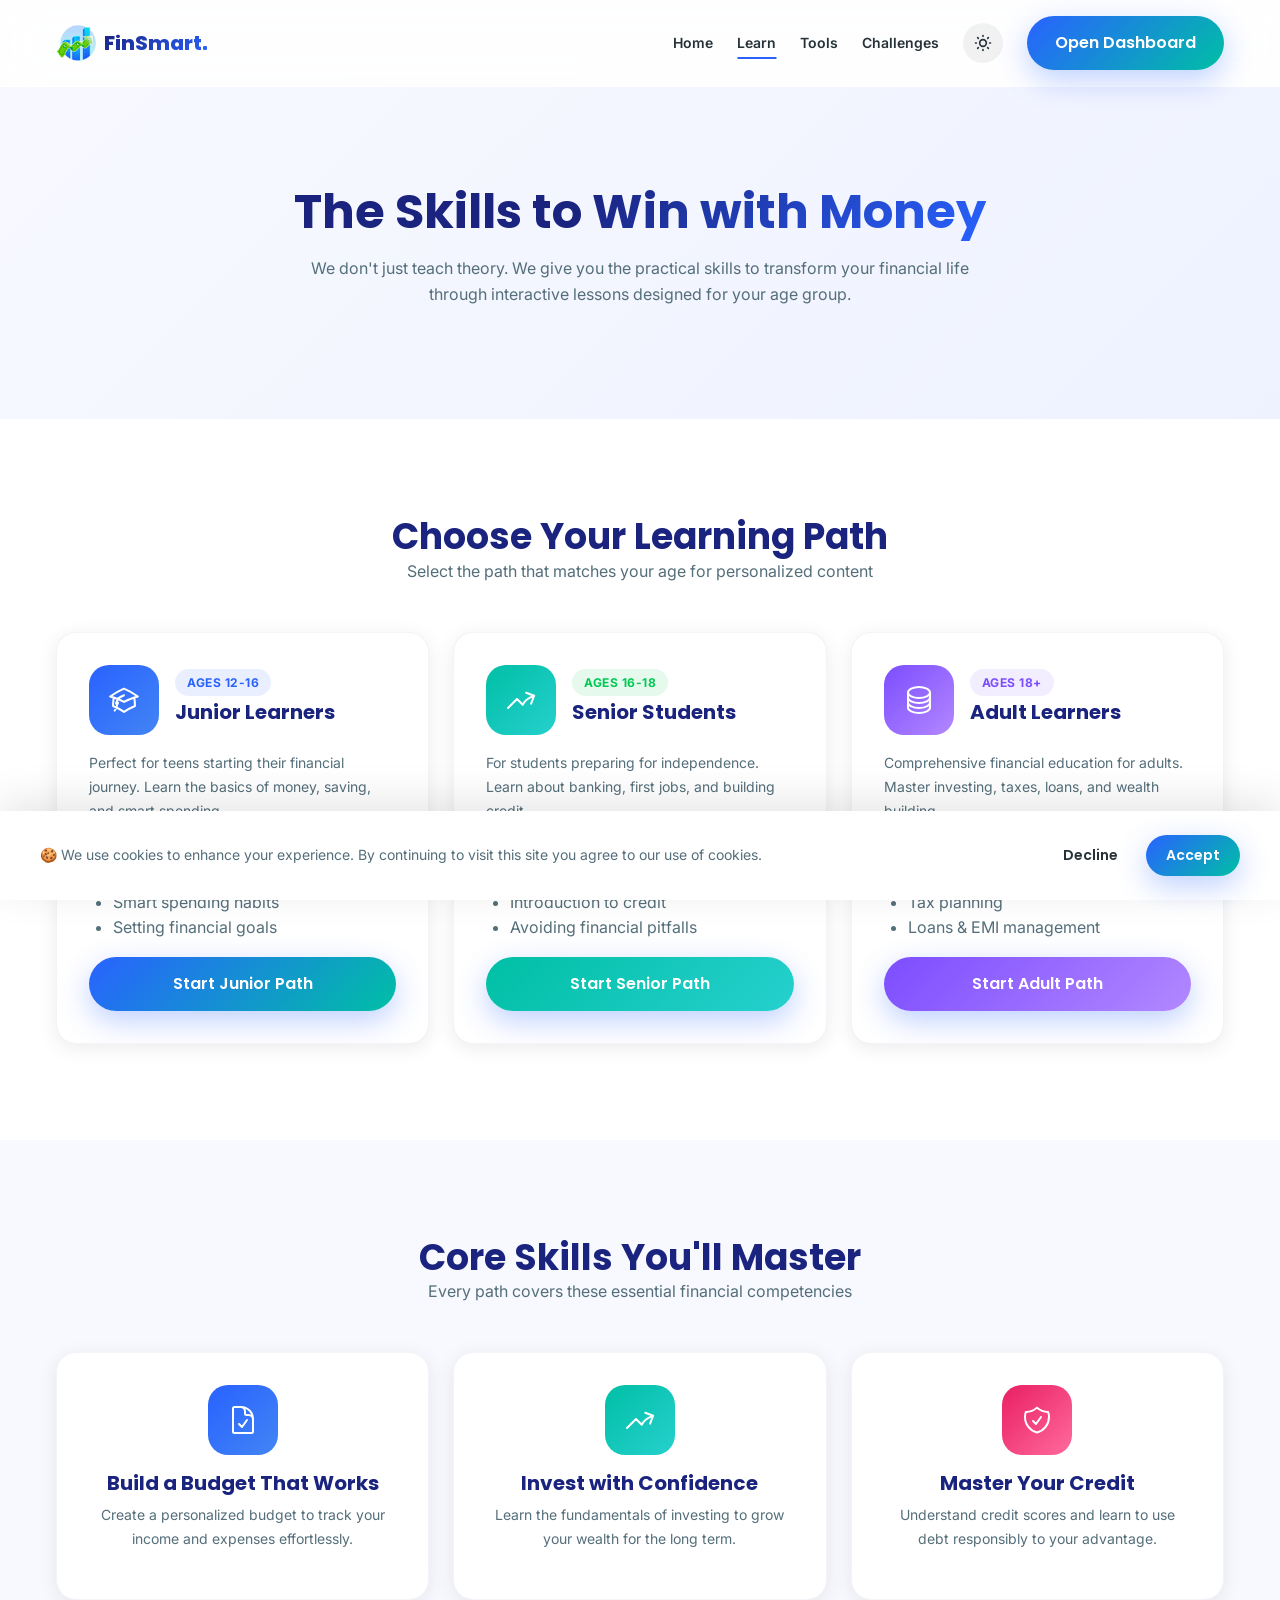
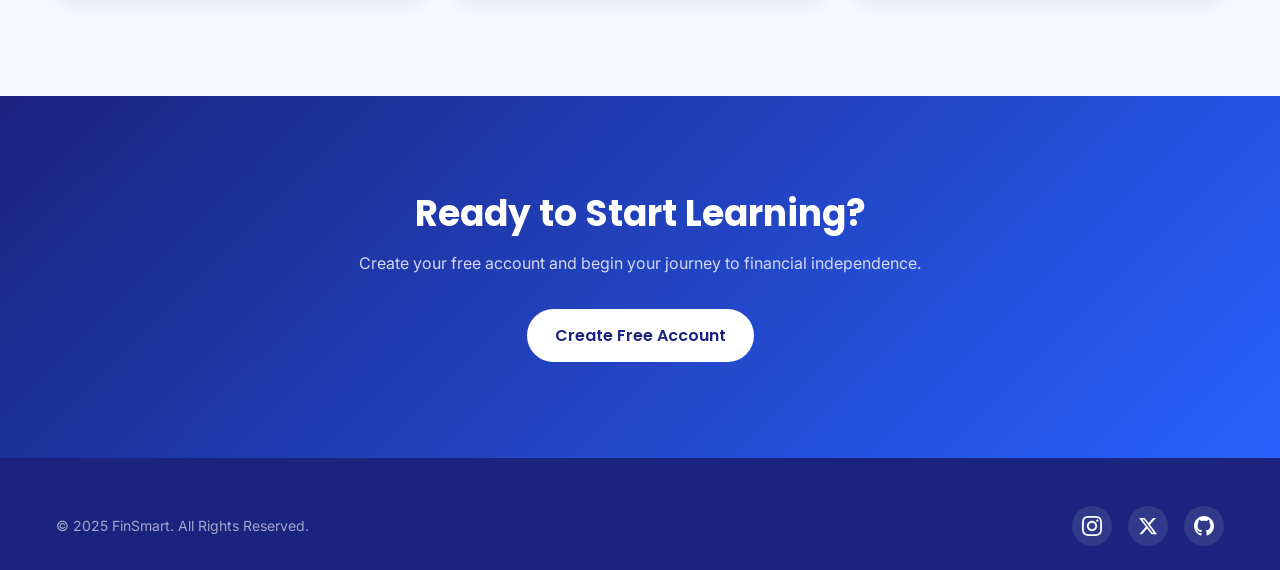
<file: learn.html>
<!DOCTYPE html>
<html lang="en">

<head>
    <meta charset="UTF-8">
    <meta name="viewport" content="width=device-width, initial-scale=1.0">
    <title>Learn - FinSmart</title>

    <link rel="preconnect" href="https://fonts.googleapis.com">
    <link rel="preconnect" href="https://fonts.gstatic.com" crossorigin>
    <link rel="icon" href="https://cdn.v1ggs.lol/assets/fin_favicon.png" type="image/x-icon">
    <link rel="stylesheet" href="css/style.css">
    <link rel="stylesheet" href="css/animations.css">

    <meta name="description"
        content="Learn essential financial skills with FinSmart. Master budgeting, investing, and credit management through interactive lessons.">
</head>

<body>
    <!-- Header -->
    <header class="main-header">
        <div class="container">
            <nav class="navbar">
                <a href="index.html" class="navbar-logo" aria-label="FinSmart Homepage">
                    <img src="finsmart_logo.png"
                        alt="FinSmart Logo" width="40" height="40">
                    <span>FinSmart<span class="accent">.</span></span>
                </a>
                <ul class="navbar-links">
                    <li><a href="index.html">Home</a></li>
                    <li><a href="learn.html" class="active" aria-current="page">Learn</a></li>
                    <li><a href="tools.html">Tools</a></li>
                    <li><a href="challenges.html">Challenges</a></li>
                    <li>
                        <button class="theme-toggle" aria-label="Toggle dark mode">
                            <svg class="sun-icon" xmlns="http://www.w3.org/2000/svg" fill="none" viewBox="0 0 24 24"
                                stroke="currentColor">
                                <path stroke-linecap="round" stroke-linejoin="round" stroke-width="2"
                                    d="M12 3v1m0 16v1m9-9h-1M4 12H3m15.364 6.364l-.707-.707M6.343 6.343l-.707-.707m12.728 0l-.707.707M6.343 17.657l-.707.707M16 12a4 4 0 11-8 0 4 4 0 018 0z" />
                            </svg>
                            <svg class="moon-icon" xmlns="http://www.w3.org/2000/svg" fill="none" viewBox="0 0 24 24"
                                stroke="currentColor">
                                <path stroke-linecap="round" stroke-linejoin="round" stroke-width="2"
                                    d="M20.354 15.354A9 9 0 018.646 3.646 9.003 9.003 0 0012 21a9.003 9.003 0 008.354-5.646z" />
                            </svg>
                        </button>
                    </li>
                    <li><a href="application/index.html" class="btn btn-primary">Open Dashboard</a></li>
                </ul>
            </nav>
        </div>
    </header>

    <main>
        <!-- Hero Section -->
        <section class="section-padding" style="background: linear-gradient(135deg, var(--bg-color), var(--hero-mid));">
            <div class="container">
                <div class="text-center">
                    <h1 class="scroll-animate">The Skills to <span class="text-gradient">Win with Money</span></h1>
                    <p class="text-muted scroll-animate" style="max-width: 700px; margin: var(--spacing-md) auto;">
                        We don't just teach theory. We give you the practical skills to transform your financial life
                        through interactive lessons designed for your age group.
                    </p>
                </div>
            </div>
        </section>

        <!-- Learning Paths Section -->
        <section class="section-padding" style="background: var(--bg-card);">
            <div class="container">
                <div class="text-center" style="margin-bottom: var(--spacing-2xl);">
                    <h2>Choose Your Learning Path</h2>
                    <p class="text-muted">Select the path that matches your age for personalized content</p>
                </div>

                <div class="features-grid">
                    <!-- Juniors Path -->
                    <div class="feature-card card-border-gradient scroll-animate" style="text-align: left;">
                        <div class="flex gap-md items-center" style="margin-bottom: var(--spacing-md);">
                            <div class="icon" style="margin: 0; flex-shrink: 0;">
                                <svg xmlns="http://www.w3.org/2000/svg" fill="none" viewBox="0 0 24 24"
                                    stroke-width="1.5" stroke="currentColor">
                                    <path stroke-linecap="round" stroke-linejoin="round"
                                        d="M4.26 10.147a60.436 60.436 0 00-.491 6.347A48.627 48.627 0 0112 20.904a48.627 48.627 0 018.232-4.41 60.46 60.46 0 00-.491-6.347m-15.482 0a50.57 50.57 0 00-2.658-.813A59.905 59.905 0 0112 3.493a59.902 59.902 0 0110.399 5.84c-.896.248-1.783.52-2.658.814m-15.482 0A50.697 50.697 0 0112 13.489a50.702 50.702 0 017.74-3.342M6.75 15a.75.75 0 100-1.5.75.75 0 000 1.5zm0 0v-3.675A55.378 55.378 0 0112 8.443m-7.007 11.55A5.981 5.981 0 006.75 15.75v-1.5" />
                                </svg>
                            </div>
                            <div>
                                <span class="badge badge-primary">Ages 12-16</span>
                                <h3 style="margin-top: var(--spacing-xs);">Junior Learners</h3>
                            </div>
                        </div>
                        <p class="text-muted">Perfect for teens starting their financial journey. Learn the basics of
                            money, saving, and smart spending.</p>
                        <ul
                            style="margin: var(--spacing-md) 0; padding-left: var(--spacing-lg); color: var(--text-muted);">
                            <li>What is money and how it works</li>
                            <li>Saving fundamentals</li>
                            <li>Smart spending habits</li>
                            <li>Setting financial goals</li>
                        </ul>
                        <a href="application/login.html" class="btn btn-primary" style="width: 100%;">Start Junior
                            Path</a>
                    </div>

                    <!-- Seniors Path -->
                    <div class="feature-card card-border-gradient scroll-animate" style="text-align: left;">
                        <div class="flex gap-md items-center" style="margin-bottom: var(--spacing-md);">
                            <div class="icon"
                                style="margin: 0; flex-shrink: 0; background: linear-gradient(135deg, var(--accent-teal), #26d0ce);">
                                <svg xmlns="http://www.w3.org/2000/svg" fill="none" viewBox="0 0 24 24"
                                    stroke-width="1.5" stroke="currentColor">
                                    <path stroke-linecap="round" stroke-linejoin="round"
                                        d="M2.25 18L9 11.25l4.306 4.307a11.95 11.95 0 015.814-5.519l2.74-1.22m0 0l-5.94-2.28m5.94 2.28l-2.28 5.941" />
                                </svg>
                            </div>
                            <div>
                                <span class="badge badge-success">Ages 16-18</span>
                                <h3 style="margin-top: var(--spacing-xs);">Senior Students</h3>
                            </div>
                        </div>
                        <p class="text-muted">For students preparing for independence. Learn about banking, first jobs,
                            and building credit.</p>
                        <ul
                            style="margin: var(--spacing-md) 0; padding-left: var(--spacing-lg); color: var(--text-muted);">
                            <li>Bank accounts & debit cards</li>
                            <li>Managing first income</li>
                            <li>Introduction to credit</li>
                            <li>Avoiding financial pitfalls</li>
                        </ul>
                        <a href="application/login.html" class="btn btn-primary"
                            style="width: 100%; background: linear-gradient(135deg, var(--accent-teal), #26d0ce);">Start
                            Senior Path</a>
                    </div>

                    <!-- Adult Path -->
                    <div class="feature-card card-border-gradient scroll-animate" style="text-align: left;">
                        <div class="flex gap-md items-center" style="margin-bottom: var(--spacing-md);">
                            <div class="icon"
                                style="margin: 0; flex-shrink: 0; background: linear-gradient(135deg, var(--accent-purple), #B388FF);">
                                <svg xmlns="http://www.w3.org/2000/svg" fill="none" viewBox="0 0 24 24"
                                    stroke-width="1.5" stroke="currentColor">
                                    <path stroke-linecap="round" stroke-linejoin="round"
                                        d="M20.25 6.375c0 2.278-3.694 4.125-8.25 4.125S3.75 8.653 3.75 6.375m16.5 0c0-2.278-3.694-4.125-8.25-4.125S3.75 4.097 3.75 6.375m16.5 0v11.25c0 2.278-3.694 4.125-8.25 4.125s-8.25-1.847-8.25-4.125V6.375m16.5 0v3.75m-16.5-3.75v3.75m16.5 0v3.75C20.25 16.153 16.556 18 12 18s-8.25-1.847-8.25-4.125v-3.75m16.5 0c0 2.278-3.694 4.125-8.25 4.125s-8.25-1.847-8.25-4.125" />
                                </svg>
                            </div>
                            <div>
                                <span class="badge"
                                    style="background: rgba(124, 77, 255, 0.1); color: var(--accent-purple);">Ages
                                    18+</span>
                                <h3 style="margin-top: var(--spacing-xs);">Adult Learners</h3>
                            </div>
                        </div>
                        <p class="text-muted">Comprehensive financial education for adults. Master investing, taxes,
                            loans, and wealth building.</p>
                        <ul
                            style="margin: var(--spacing-md) 0; padding-left: var(--spacing-lg); color: var(--text-muted);">
                            <li>Advanced budgeting</li>
                            <li>Investing & mutual funds</li>
                            <li>Tax planning</li>
                            <li>Loans & EMI management</li>
                        </ul>
                        <a href="application/login.html" class="btn btn-primary"
                            style="width: 100%; background: linear-gradient(135deg, var(--accent-purple), #B388FF);">Start
                            Adult Path</a>
                    </div>
                </div>
            </div>
        </section>

        <!-- Skills Section -->
        <section class="section-padding">
            <div class="container">
                <div class="text-center" style="margin-bottom: var(--spacing-2xl);">
                    <h2>Core Skills You'll Master</h2>
                    <p class="text-muted">Every path covers these essential financial competencies</p>
                </div>

                <div class="features-grid">
                    <div class="feature-card scroll-animate">
                        <div class="icon">
                            <svg xmlns="http://www.w3.org/2000/svg" fill="none" viewBox="0 0 24 24" stroke-width="1.5"
                                stroke="currentColor">
                                <path stroke-linecap="round" stroke-linejoin="round"
                                    d="M10.125 2.25h-4.5c-.621 0-1.125.504-1.125 1.125v17.25c0 .621.504 1.125 1.125 1.125h12.75c.621 0 1.125-.504 1.125-1.125v-9M10.125 2.25h.375a9 9 0 019 9v.375M10.125 2.25A3.375 3.375 0 0113.5 5.625v1.5c0 .621.504 1.125 1.125 1.125h1.5a3.375 3.375 0 013.375 3.375M9 15l2.25 2.25L15 12" />
                            </svg>
                        </div>
                        <h3>Build a Budget That Works</h3>
                        <p>Create a personalized budget to track your income and expenses effortlessly.</p>
                    </div>

                    <div class="feature-card scroll-animate">
                        <div class="icon">
                            <svg xmlns="http://www.w3.org/2000/svg" fill="none" viewBox="0 0 24 24" stroke-width="1.5"
                                stroke="currentColor">
                                <path stroke-linecap="round" stroke-linejoin="round"
                                    d="M2.25 18L9 11.25l4.306 4.307a11.95 11.95 0 015.814-5.519l2.74-1.22m0 0l-5.94-2.28m5.94 2.28l-2.28 5.941" />
                            </svg>
                        </div>
                        <h3>Invest with Confidence</h3>
                        <p>Learn the fundamentals of investing to grow your wealth for the long term.</p>
                    </div>

                    <div class="feature-card scroll-animate">
                        <div class="icon">
                            <svg xmlns="http://www.w3.org/2000/svg" fill="none" viewBox="0 0 24 24" stroke-width="1.5"
                                stroke="currentColor">
                                <path stroke-linecap="round" stroke-linejoin="round"
                                    d="M9 12.75L11.25 15 15 9.75m-3-7.036A11.959 11.959 0 013.598 6 11.99 11.99 0 003 9.749c0 5.592 3.824 10.29 9 11.622 5.176-1.332 9-6.03 9-11.622 0-1.31-.21-2.57-.598-3.751h-.152c-3.196 0-6.1-1.248-8.25-3.286z" />
                            </svg>
                        </div>
                        <h3>Master Your Credit</h3>
                        <p>Understand credit scores and learn to use debt responsibly to your advantage.</p>
                    </div>
                </div>
            </div>
        </section>

        <!-- CTA Section -->
        <section class="section-padding"
            style="background: linear-gradient(135deg, var(--primary-color), var(--accent-blue));">
            <div class="container text-center">
                <h2 style="color: white; margin-bottom: var(--spacing-md);">Ready to Start Learning?</h2>
                <p style="color: rgba(255,255,255,0.8); max-width: 600px; margin: 0 auto var(--spacing-xl);">
                    Create your free account and begin your journey to financial independence.
                </p>
                <a href="application/login.html" class="btn" style="background: white; color: var(--primary-color);">
                    Create Free Account
                </a>
            </div>
        </section>
    </main>

    <!-- Footer -->
    <footer class="main-footer">
        <div class="container">
            <div class="footer-bottom" style="border-top: none; padding-top: 0;">
                <p>&copy; 2025 FinSmart. All Rights Reserved.</p>
                <div class="footer-socials">
                    <a href="#" aria-label="Instagram"><svg xmlns="http://www.w3.org/2000/svg" viewBox="0 0 24 24"
                            fill="currentColor">
                            <path
                                d="M12 2.163c3.204 0 3.584.012 4.85.07 3.252.148 4.771 1.691 4.919 4.919.058 1.265.069 1.645.069 4.849 0 3.205-.012 3.584-.069 4.849-.149 3.225-1.664 4.771-4.919 4.919-1.266.058-1.644.07-4.85.07-3.204 0-3.584-.012-4.849-.07-3.26-.149-4.771-1.699-4.919-4.92-.058-1.265-.07-1.644-.07-4.849 0-3.204.013-3.583.07-4.849.149-3.227 1.664-4.771 4.919-4.919 1.266-.057 1.645-.069 4.849-.069zm0-2.163c-3.259 0-3.667.014-4.947.072-4.358.2-6.78 2.618-6.98 6.98-.059 1.281-.073 1.689-.073 4.948 0 3.259.014 3.668.072 4.948.2 4.358 2.618 6.78 6.98 6.98 1.281.058 1.689.072 4.948.072 3.259 0 3.668-.014 4.948-.072 4.354-.2 6.782-2.618 6.979-6.98.059-1.28.073-1.689.073-4.948 0-3.259-.014-3.667-.072-4.947-.196-4.354-2.617-6.78-6.979-6.98-1.281-.059-1.69-.073-4.949-.073zm0 5.838c-3.403 0-6.162 2.759-6.162 6.162s2.759 6.163 6.162 6.163 6.162-2.759 6.162-6.163c0-3.403-2.759-6.162-6.162-6.162zm0 10.162c-2.209 0-4-1.79-4-4 0-2.209 1.791-4 4-4s4 1.791 4 4c0 2.21-1.791 4-4 4zm6.406-11.845c-.796 0-1.441.645-1.441 1.44s.645 1.44 1.441 1.44c.795 0 1.439-.645 1.439-1.44s-.644-1.44-1.439-1.44z" />
                        </svg></a>
                    <a href="#" aria-label="Twitter"><svg xmlns="http://www.w3.org/2000/svg" viewBox="0 0 24 24"
                            fill="currentColor">
                            <path
                                d="M18.244 2.25h3.308l-7.227 8.26 8.502 11.24H16.17l-5.214-6.817L4.99 21.75H1.68l7.73-8.835L1.254 2.25H8.08l4.713 6.231zm-1.161 17.52h1.833L7.084 4.126H5.117z" />
                        </svg></a>
                    <a href="https://github.com/v1ggs-dev/finsmart" aria-label="GitHub" target="_blank"><svg
                            xmlns="http://www.w3.org/2000/svg" viewBox="0 0 24 24" fill="currentColor">
                            <path
                                d="M12 0c-6.626 0-12 5.373-12 12 0 5.302 3.438 9.8 8.207 11.387.599.111.793-.261.793-.577v-2.234c-3.338.726-4.033-1.416-4.033-1.416-.546-1.387-1.333-1.756-1.333-1.756-1.089-.745.083-.729.083-.729 1.205.084 1.839 1.237 1.839 1.237 1.07 1.834 2.807 1.304 3.492.997.107-.775.418-1.305.762-1.604-2.665-.305-5.467-1.334-5.467-5.931 0-1.311.469-2.381 1.236-3.221-.124-.303-.535-1.524.117-3.176 0 0 1.008-.322 3.301 1.23.957-.266 1.983-.399 3.003-.404 1.02.005 2.047.138 3.006.404 2.291-1.552 3.297-1.23 3.297-1.23.653 1.653.242 2.874.118 3.176.77.84 1.235 1.911 1.235 3.221 0 4.609-2.807 5.624-5.479 5.921.43.372.823 1.102.823 2.222v3.293c0 .319.192.694.801.576 4.765-1.589 8.199-6.086 8.199-11.386 0-6.627-5.373-12-12-12z" />
                        </svg></a>
                </div>
            </div>
        </div>
    </footer>

    <script src="js/components.js"></script>
</body>

</html>
</file>
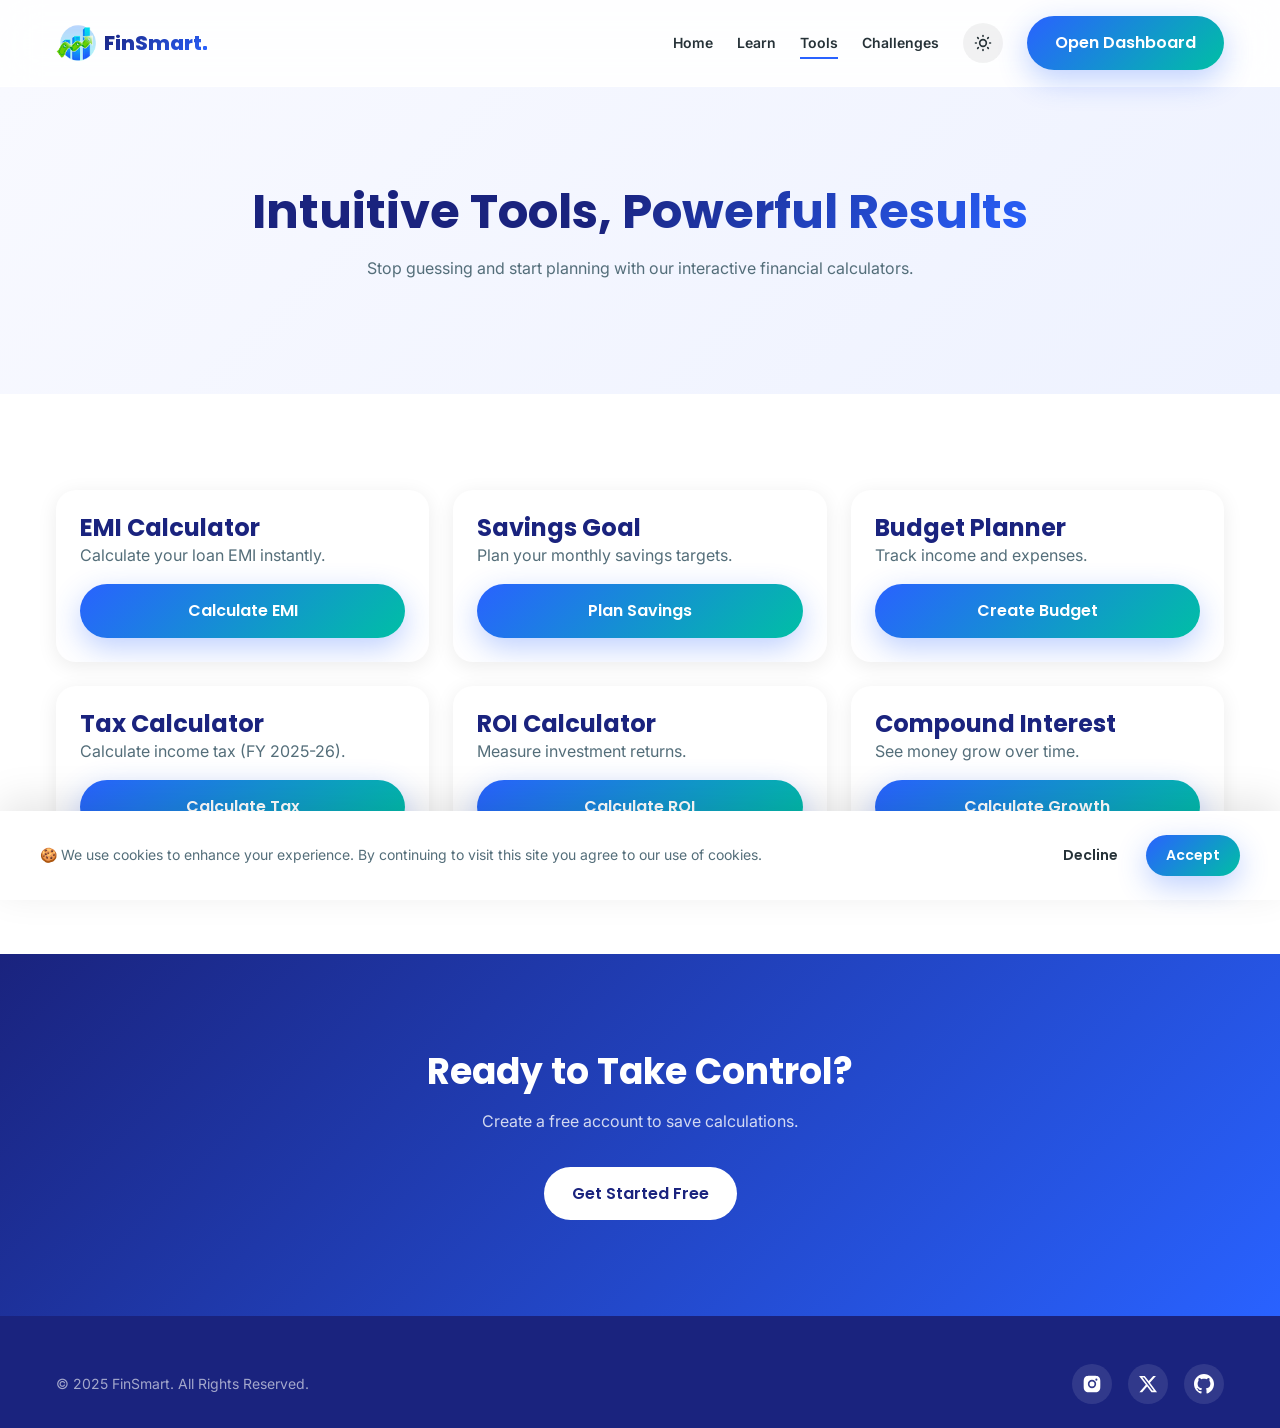
<file: tools.html>
<!DOCTYPE html>
<html lang="en">

<head>
    <meta charset="UTF-8">
    <meta name="viewport" content="width=device-width, initial-scale=1.0">
    <title>Financial Tools - FinSmart</title>
    <link rel="preconnect" href="https://fonts.googleapis.com">
    <link rel="preconnect" href="https://fonts.gstatic.com" crossorigin>
    <link rel="icon" href="https://cdn.v1ggs.lol/assets/fin_favicon.png" type="image/x-icon">
    <link rel="stylesheet" href="css/style.css">
    <link rel="stylesheet" href="css/animations.css">
    <meta name="description"
        content="Powerful financial calculators for EMI, savings, budget, tax, and compound interest.">
</head>

<body>
    <header class="main-header">
        <div class="container">
            <nav class="navbar">
                <a href="index.html" class="navbar-logo">
                    <img src="finsmart_logo.png"
                        alt="FinSmart Logo" width="40" height="40">
                    <span>FinSmart<span class="accent">.</span></span>
                </a>
                <ul class="navbar-links">
                    <li><a href="index.html">Home</a></li>
                    <li><a href="learn.html">Learn</a></li>
                    <li><a href="tools.html" class="active">Tools</a></li>
                    <li><a href="challenges.html">Challenges</a></li>
                    <li><button class="theme-toggle" aria-label="Toggle dark mode">
                            <svg class="sun-icon" xmlns="http://www.w3.org/2000/svg" fill="none" viewBox="0 0 24 24"
                                stroke="currentColor">
                                <path stroke-linecap="round" stroke-linejoin="round" stroke-width="2"
                                    d="M12 3v1m0 16v1m9-9h-1M4 12H3m15.364 6.364l-.707-.707M6.343 6.343l-.707-.707m12.728 0l-.707.707M6.343 17.657l-.707.707M16 12a4 4 0 11-8 0 4 4 0 018 0z" />
                            </svg>
                            <svg class="moon-icon" xmlns="http://www.w3.org/2000/svg" fill="none" viewBox="0 0 24 24"
                                stroke="currentColor">
                                <path stroke-linecap="round" stroke-linejoin="round" stroke-width="2"
                                    d="M20.354 15.354A9 9 0 018.646 3.646 9.003 9.003 0 0012 21a9.003 9.003 0 008.354-5.646z" />
                            </svg>
                        </button></li>
                    <li><a href="application/index.html" class="btn btn-primary">Open Dashboard</a></li>
                </ul>
            </nav>
        </div>
    </header>

    <main>
        <section class="section-padding" style="background: linear-gradient(135deg, var(--bg-color), var(--hero-mid));">
            <div class="container text-center">
                <h1 class="scroll-animate">Intuitive Tools, <span class="text-gradient">Powerful Results</span></h1>
                <p class="text-muted scroll-animate" style="max-width: 600px; margin: var(--spacing-md) auto;">
                    Stop guessing and start planning with our interactive financial calculators.
                </p>
            </div>
        </section>

        <section class="section-padding" style="background: var(--bg-card);">
            <div class="container">
                <div class="features-grid">
                    <div class="card scroll-animate hover-lift">
                        <h3>EMI Calculator</h3>
                        <p class="text-muted">Calculate your loan EMI instantly.</p><a href="application/tools.html"
                            class="btn btn-primary" style="width:100%">Calculate EMI</a>
                    </div>
                    <div class="card scroll-animate hover-lift">
                        <h3>Savings Goal</h3>
                        <p class="text-muted">Plan your monthly savings targets.</p><a href="application/tools.html"
                            class="btn btn-primary" style="width:100%">Plan Savings</a>
                    </div>
                    <div class="card scroll-animate hover-lift">
                        <h3>Budget Planner</h3>
                        <p class="text-muted">Track income and expenses.</p><a href="application/tools.html"
                            class="btn btn-primary" style="width:100%">Create Budget</a>
                    </div>
                    <div class="card scroll-animate hover-lift">
                        <h3>Tax Calculator</h3>
                        <p class="text-muted">Calculate income tax (FY 2025-26).</p><a href="application/tools.html"
                            class="btn btn-primary" style="width:100%">Calculate Tax</a>
                    </div>
                    <div class="card scroll-animate hover-lift">
                        <h3>ROI Calculator</h3>
                        <p class="text-muted">Measure investment returns.</p><a href="application/tools.html"
                            class="btn btn-primary" style="width:100%">Calculate ROI</a>
                    </div>
                    <div class="card scroll-animate hover-lift">
                        <h3>Compound Interest</h3>
                        <p class="text-muted">See money grow over time.</p><a href="application/tools.html"
                            class="btn btn-primary" style="width:100%">Calculate Growth</a>
                    </div>
                </div>
            </div>
        </section>

        <section class="section-padding"
            style="background: linear-gradient(135deg, var(--primary-color), var(--accent-blue));">
            <div class="container text-center">
                <h2 style="color: white;">Ready to Take Control?</h2>
                <p
                    style="color: rgba(255,255,255,0.8); margin: var(--spacing-md) auto var(--spacing-xl); max-width: 500px;">
                    Create a free account to save calculations.</p>
                <a href="application/login.html" class="btn" style="background: white; color: var(--primary-color);">Get
                    Started Free</a>
            </div>
        </section>
    </main>

    <footer class="main-footer">
        <div class="container">
            <div class="footer-bottom" style="border-top: none; padding-top: 0;">
                <p>&copy; 2025 FinSmart. All Rights Reserved.</p>
                <div class="footer-socials">
                    <a href="#" aria-label="Instagram"><svg xmlns="http://www.w3.org/2000/svg" viewBox="0 0 24 24"
                            fill="currentColor" width="20" height="20">
                            <path
                                d="M12 2c2.717 0 3.056.01 4.122.06 1.066.05 1.79.217 2.428.465.66.254 1.216.598 1.772 1.153a4.908 4.908 0 0 1 1.153 1.772c.247.637.415 1.363.465 2.428.047 1.066.06 1.405.06 4.122 0 2.717-.01 3.056-.06 4.122-.05 1.066-.218 1.79-.465 2.428a4.883 4.883 0 0 1-1.153 1.772 4.915 4.915 0 0 1-1.772 1.153c-.637.247-1.362.415-2.428.465-1.066.047-1.405.06-4.122.06-2.717 0-3.056-.01-4.122-.06-1.066-.05-1.79-.218-2.428-.465a4.89 4.89 0 0 1-1.772-1.153 4.904 4.904 0 0 1-1.153-1.772c-.248-.637-.415-1.362-.465-2.428C2.013 15.056 2 14.717 2 12c0-2.717.01-3.056.06-4.122.05-1.066.217-1.79.465-2.428a4.88 4.88 0 0 1 1.153-1.772A4.897 4.897 0 0 1 5.45 2.525c.638-.248 1.362-.415 2.428-.465C8.944 2.013 9.283 2 12 2zm0 5a5 5 0 1 0 0 10 5 5 0 0 0 0-10zm6.5-.25a1.25 1.25 0 0 0-2.5 0 1.25 1.25 0 0 0 2.5 0zM12 9a3 3 0 1 1 0 6 3 3 0 0 1 0-6z" />
                        </svg></a>
                    <a href="#" aria-label="Twitter"><svg xmlns="http://www.w3.org/2000/svg" viewBox="0 0 24 24"
                            fill="currentColor" width="20" height="20">
                            <path
                                d="M18.244 2.25h3.308l-7.227 8.26 8.502 11.24H16.17l-5.214-6.817L4.99 21.75H1.68l7.73-8.835L1.254 2.25H8.08l4.713 6.231zm-1.161 17.52h1.833L7.084 4.126H5.117z" />
                        </svg></a>
                    <a href="https://github.com/v1ggs-dev/finsmart" aria-label="GitHub" target="_blank"><svg
                            xmlns="http://www.w3.org/2000/svg" viewBox="0 0 24 24" fill="currentColor" width="20"
                            height="20">
                            <path
                                d="M12 0c-6.626 0-12 5.373-12 12 0 5.302 3.438 9.8 8.207 11.387.599.111.793-.261.793-.577v-2.234c-3.338.726-4.033-1.416-4.033-1.416-.546-1.387-1.333-1.756-1.333-1.756-1.089-.745.083-.729.083-.729 1.205.084 1.839 1.237 1.839 1.237 1.07 1.834 2.807 1.304 3.492.997.107-.775.418-1.305.762-1.604-2.665-.305-5.467-1.334-5.467-5.931 0-1.311.469-2.381 1.236-3.221-.124-.303-.535-1.524.117-3.176 0 0 1.008-.322 3.301 1.23.957-.266 1.983-.399 3.003-.404 1.02.005 2.047.138 3.006.404 2.291-1.552 3.297-1.23 3.297-1.23.653 1.653.242 2.874.118 3.176.77.84 1.235 1.911 1.235 3.221 0 4.609-2.807 5.624-5.479 5.921.43.372.823 1.102.823 2.222v3.293c0 .319.192.694.801.576 4.765-1.589 8.199-6.086 8.199-11.386 0-6.627-5.373-12-12-12z" />
                        </svg></a>
                </div>
            </div>
        </div>
    </footer>
    <script src="js/components.js"></script>
</body>

</html>
</file>
<file: css/style.css>
/* ========================================
   FinSmart Design System
   Premium Financial Literacy Platform
   ======================================== */

/* Google Font Import */
@import url('https://fonts.googleapis.com/css2?family=Poppins:wght@400;500;600;700;800&family=Inter:wght@400;500;600&display=swap');

/* ========================================
   CSS CUSTOM PROPERTIES (DESIGN TOKENS)
   ======================================== */
:root {
  /* Brand Colors */
  --primary-color: #1A237E;
  --primary-light: #3949AB;
  --primary-dark: #0D1342;

  /* Accent Colors */
  --accent-blue: #2962FF;
  --accent-teal: #00BFA5;
  --accent-pink: #E91E63;
  --accent-yellow: #FFC400;
  --accent-purple: #7C4DFF;

  /* Neutral Colors */
  --text-color: #263238;
  --text-muted: #546E7A;
  --text-light: #FFFFFF;

  /* Background Colors */
  --bg-color: #F8F9FF;
  --bg-card: #FFFFFF;
  --bg-dark: #0D1342;

  /* Semantic Colors */
  --success: #00C853;
  --warning: #FF9100;
  --error: #FF1744;
  --info: #00B0FF;

  /* Typography */
  --font-primary: 'Poppins', -apple-system, BlinkMacSystemFont, sans-serif;
  --font-secondary: 'Inter', -apple-system, BlinkMacSystemFont, sans-serif;

  /* Font Sizes */
  --text-xs: 0.75rem;
  --text-sm: 0.875rem;
  --text-base: 1rem;
  --text-lg: 1.125rem;
  --text-xl: 1.25rem;
  --text-2xl: 1.5rem;
  --text-3xl: 1.875rem;
  --text-4xl: 2.25rem;
  --text-5xl: 3rem;
  --text-6xl: 3.75rem;

  /* Spacing */
  --spacing-xs: 4px;
  --spacing-sm: 8px;
  --spacing-md: 16px;
  --spacing-lg: 24px;
  --spacing-xl: 32px;
  --spacing-2xl: 48px;
  --spacing-3xl: 64px;
  --spacing-4xl: 96px;

  /* Border Radius */
  --radius-sm: 6px;
  --radius-md: 12px;
  --radius-lg: 20px;
  --radius-xl: 28px;
  --radius-full: 9999px;

  /* Shadows */
  --shadow-sm: 0 2px 8px rgba(0, 0, 0, 0.06);
  --shadow-md: 0 4px 20px rgba(0, 0, 0, 0.08);
  --shadow-lg: 0 10px 40px rgba(0, 0, 0, 0.12);
  --shadow-xl: 0 20px 60px rgba(0, 0, 0, 0.15);
  --shadow-glow: 0 0 40px rgba(41, 98, 255, 0.2);

  /* Transitions */
  --transition-fast: 150ms ease;
  --transition-base: 300ms ease;
  --transition-slow: 500ms ease;
  --transition-bounce: 500ms cubic-bezier(0.68, -0.55, 0.265, 1.55);

  /* Z-Index Scale */
  --z-dropdown: 100;
  --z-sticky: 200;
  --z-modal: 300;
  --z-toast: 400;

  /* Glassmorphism */
  --glass-bg: rgba(255, 255, 255, 0.85);
  --glass-border: rgba(255, 255, 255, 0.3);
  --glass-blur: blur(20px);
  --hero-mid: #EEF2FF;
  --footer-bg: var(--primary-color);
}

/* Dark Mode Variables */
[data-theme="dark"] {
  --primary-color: #5C6BC0;
  --text-color: #E8EAF6;
  --text-muted: #B0BEC5;
  --bg-color: #0D1321;
  --bg-card: #1A1F36;
  --glass-bg: rgba(26, 31, 54, 0.9);
  --glass-border: rgba(255, 255, 255, 0.1);
  --shadow-md: 0 4px 20px rgba(0, 0, 0, 0.3);
  --shadow-lg: 0 10px 40px rgba(0, 0, 0, 0.4);
  --hero-mid: #141A30;
  --footer-bg: #090E17;
}

/* ========================================
   CSS RESET & BASE STYLES
   ======================================== */
*,
*::before,
*::after {
  margin: 0;
  padding: 0;
  box-sizing: border-box;
}

html {
  scroll-behavior: smooth;
  -webkit-font-smoothing: antialiased;
  -moz-osx-font-smoothing: grayscale;
}

body {
  font-family: var(--font-secondary);
  font-size: var(--text-base);
  line-height: 1.6;
  color: var(--text-color);
  background-color: var(--bg-color);
  overflow-x: hidden;
}

h1,
h2,
h3,
h4,
h5,
h6 {
  font-family: var(--font-primary);
  font-weight: 700;
  color: var(--primary-color);
  line-height: 1.2;
}

h1 {
  font-size: var(--text-5xl);
}

h2 {
  font-size: var(--text-4xl);
}

h3 {
  font-size: var(--text-2xl);
}

h4 {
  font-size: var(--text-xl);
}

p {
  margin-bottom: var(--spacing-md);
}

a {
  color: var(--accent-blue);
  text-decoration: none;
  font-weight: 500;
  transition: color var(--transition-fast);
}

a:hover {
  color: var(--primary-color);
}

img,
svg {
  max-width: 100%;
  display: block;
}

/* ========================================
   UTILITY CLASSES
   ======================================== */
.container {
  max-width: 1200px;
  margin: 0 auto;
  padding: 0 var(--spacing-md);
}

.container-lg {
  max-width: 1400px;
}

.container-sm {
  max-width: 800px;
}

.text-center {
  text-align: center;
}

.text-left {
  text-align: left;
}

.text-right {
  text-align: right;
}

.text-gradient {
  background: linear-gradient(135deg, var(--primary-color), var(--accent-blue));
  -webkit-background-clip: text;
  -webkit-text-fill-color: transparent;
  background-clip: text;
}

.text-muted {
  color: var(--text-muted);
}

.text-accent {
  color: var(--accent-blue);
}

.section-padding {
  padding: var(--spacing-4xl) 0;
}

.section-padding-sm {
  padding: var(--spacing-2xl) 0;
}

/* Flexbox Utilities */
.flex {
  display: flex;
}

.flex-col {
  flex-direction: column;
}

.items-center {
  align-items: center;
}

.justify-center {
  justify-content: center;
}

.justify-between {
  justify-content: space-between;
}

.gap-sm {
  gap: var(--spacing-sm);
}

.gap-md {
  gap: var(--spacing-md);
}

.gap-lg {
  gap: var(--spacing-lg);
}

/* Grid Utilities */
.grid {
  display: grid;
}

.grid-2 {
  grid-template-columns: repeat(2, 1fr);
}

.grid-3 {
  grid-template-columns: repeat(3, 1fr);
}

.grid-4 {
  grid-template-columns: repeat(4, 1fr);
}

/* ========================================
   COMPONENTS: BUTTONS
   ======================================== */
.btn {
  display: inline-flex;
  align-items: center;
  justify-content: center;
  gap: var(--spacing-sm);
  padding: 14px 28px;
  font-family: var(--font-primary);
  font-size: var(--text-base);
  font-weight: 600;
  border: none;
  border-radius: var(--radius-full);
  cursor: pointer;
  transition: all var(--transition-base);
  text-decoration: none;
  position: relative;
  overflow: hidden;
}

.btn-primary {
  background: linear-gradient(135deg, var(--accent-blue) 0%, var(--accent-teal) 100%);
  color: var(--text-light);
  box-shadow: 0 10px 30px rgba(41, 98, 255, 0.3);
}

.btn-primary:hover {
  transform: translateY(-3px);
  box-shadow: 0 15px 40px rgba(41, 98, 255, 0.4);
  color: var(--text-light);
}

.btn-primary::before {
  content: '';
  position: absolute;
  top: 0;
  left: -100%;
  width: 100%;
  height: 100%;
  background: linear-gradient(90deg, transparent, rgba(255, 255, 255, 0.2), transparent);
  transition: left 0.5s;
}

.btn-primary:hover::before {
  left: 100%;
}

.btn-secondary {
  background: transparent;
  color: var(--accent-blue);
  border: 2px solid var(--accent-blue);
}

.btn-secondary:hover {
  background: var(--accent-blue);
  color: var(--text-light);
}

.btn-ghost {
  background: transparent;
  color: var(--text-color);
  padding: 12px 20px;
}

.btn-ghost:hover {
  background: rgba(0, 0, 0, 0.05);
}

.btn-sm {
  padding: 10px 20px;
  font-size: var(--text-sm);
}

.btn-lg {
  padding: 18px 36px;
  font-size: var(--text-lg);
}

/* ========================================
   COMPONENTS: CARDS
   ======================================== */
.card {
  background: var(--bg-card);
  border-radius: var(--radius-lg);
  padding: var(--spacing-lg);
  box-shadow: var(--shadow-md);
  transition: all var(--transition-base);
  position: relative;
  overflow: hidden;
}

.card:hover {
  transform: translateY(-8px);
  box-shadow: var(--shadow-xl);
}

.card-glass {
  background: var(--glass-bg);
  backdrop-filter: var(--glass-blur);
  -webkit-backdrop-filter: var(--glass-blur);
  border: 1px solid var(--glass-border);
}

.card-border-gradient::before {
  content: '';
  position: absolute;
  top: 0;
  left: 0;
  right: 0;
  height: 4px;
  background: linear-gradient(90deg, var(--accent-blue), var(--accent-teal), var(--accent-pink));
  transform: scaleX(0);
  transition: transform var(--transition-base);
}

.card-border-gradient:hover::before {
  transform: scaleX(1);
}

/* ========================================
   COMPONENTS: HEADER & NAVIGATION
   ======================================== */
.main-header {
  position: sticky;
  top: 0;
  z-index: var(--z-sticky);
  background: var(--glass-bg);
  backdrop-filter: var(--glass-blur);
  -webkit-backdrop-filter: var(--glass-blur);
  border-bottom: 1px solid var(--glass-border);
  transition: all var(--transition-base);
}

.main-header.scrolled {
  box-shadow: var(--shadow-md);
}

.navbar {
  display: flex;
  justify-content: space-between;
  align-items: center;
  padding: var(--spacing-md) 0;
  min-height: 70px;
}

.navbar-logo {
  display: flex;
  align-items: center;
  gap: var(--spacing-sm);
  text-decoration: none;
}

.navbar-logo img {
  height: 40px;
  width: auto;
}

.navbar-logo span {
  font-family: var(--font-primary);
  font-size: var(--text-xl);
  font-weight: 800;
  background: linear-gradient(135deg, var(--primary-color), var(--accent-blue));
  -webkit-background-clip: text;
  -webkit-text-fill-color: transparent;
  background-clip: text;
}

.navbar-logo .accent {
  color: var(--accent-blue);
  -webkit-text-fill-color: var(--accent-blue);
}

.navbar-links {
  display: flex;
  align-items: center;
  gap: var(--spacing-lg);
  list-style: none;
}

.navbar-links a:not(.btn) {
  color: var(--text-color);
  font-weight: 600;
  font-size: var(--text-sm);
  padding: var(--spacing-sm) 0;
  position: relative;
  transition: color var(--transition-fast);
}

.navbar-links a:not(.btn)::after {
  content: '';
  position: absolute;
  bottom: 0;
  left: 50%;
  width: 0;
  height: 2px;
  background: var(--accent-blue);
  transition: all var(--transition-base);
  transform: translateX(-50%);
}

.navbar-links a:not(.btn):hover::after,
.navbar-links a:not(.btn).active::after {
  width: 100%;
}

.navbar-links a:not(.btn):hover {
  color: var(--accent-blue);
}

/* Mobile Menu Toggle */
.mobile-menu-toggle {
  display: none;
  flex-direction: column;
  gap: 5px;
  padding: var(--spacing-sm);
  background: none;
  border: none;
  cursor: pointer;
  z-index: 1001;
}

.mobile-menu-toggle span {
  display: block;
  width: 24px;
  height: 2px;
  background: var(--text-color);
  transition: all var(--transition-base);
  border-radius: 2px;
}

.mobile-menu-toggle.active span:nth-child(1) {
  transform: rotate(45deg) translate(5px, 5px);
}

.mobile-menu-toggle.active span:nth-child(2) {
  opacity: 0;
}

.mobile-menu-toggle.active span:nth-child(3) {
  transform: rotate(-45deg) translate(5px, -5px);
}

/* Mobile Navigation */
@media (max-width: 768px) {
  .mobile-menu-toggle {
    display: flex;
  }

  .navbar-links {
    position: fixed;
    top: 0;
    right: -100%;
    width: 80%;
    max-width: 320px;
    height: 100vh;
    flex-direction: column;
    align-items: flex-start;
    padding: 100px var(--spacing-lg) var(--spacing-lg);
    background: var(--bg-card);
    box-shadow: var(--shadow-xl);
    transition: right var(--transition-base);
    gap: var(--spacing-md);
  }

  .navbar-links.active {
    right: 0;
  }

  .navbar-links a:not(.btn) {
    font-size: var(--text-lg);
    width: 100%;
    padding: var(--spacing-md) 0;
    border-bottom: 1px solid rgba(0, 0, 0, 0.05);
  }

  .navbar-links .btn {
    width: 100%;
    margin-top: var(--spacing-md);
  }

  .mobile-overlay {
    position: fixed;
    top: 0;
    left: 0;
    width: 100%;
    height: 100vh;
    background: rgba(0, 0, 0, 0.5);
    opacity: 0;
    visibility: hidden;
    transition: all var(--transition-base);
    z-index: 99;
  }

  .mobile-overlay.active {
    opacity: 1;
    visibility: visible;
  }
}

/* ========================================
   COMPONENTS: HERO SECTION
   ======================================== */
.hero {
  position: relative;
  min-height: 600px;
  display: flex;
  align-items: center;
  background: linear-gradient(135deg, var(--bg-color) 0%, var(--hero-mid) 50%, var(--bg-color) 100%);
  overflow: hidden;
}

.hero-gradient-bg {
  position: absolute;
  top: 0;
  left: 0;
  right: 0;
  bottom: 0;
  background:
    radial-gradient(ellipse at 20% 50%, rgba(41, 98, 255, 0.08) 0%, transparent 50%),
    radial-gradient(ellipse at 80% 50%, rgba(0, 191, 165, 0.08) 0%, transparent 50%),
    radial-gradient(ellipse at 50% 100%, rgba(233, 30, 99, 0.06) 0%, transparent 50%);
}

.hero-pattern {
  position: absolute;
  top: 0;
  left: 0;
  right: 0;
  bottom: 0;
  background-image: url("data:image/svg+xml,%3Csvg width='60' height='60' viewBox='0 0 60 60' xmlns='http://www.w3.org/2000/svg'%3E%3Cg fill='none' fill-rule='evenodd'%3E%3Cg fill='%231A237E' fill-opacity='0.03'%3E%3Cpath d='M36 34v-4h-2v4h-4v2h4v4h2v-4h4v-2h-4zm0-30V0h-2v4h-4v2h4v4h2V6h4V4h-4zM6 34v-4H4v4H0v2h4v4h2v-4h4v-2H6zM6 4V0H4v4H0v2h4v4h2V6h4V4H6z'/%3E%3C/g%3E%3C/g%3E%3C/svg%3E");
  opacity: 0.5;
}

.hero-content {
  position: relative;
  z-index: 2;
  display: grid;
  grid-template-columns: 1fr 1fr;
  gap: var(--spacing-2xl);
  align-items: center;
  max-width: 1200px;
  margin: 0 auto;
  padding: var(--spacing-2xl) var(--spacing-md);
}

.hero-text h1 {
  font-size: clamp(2.5rem, 5vw, 3.5rem);
  font-weight: 800;
  line-height: 1.1;
  margin-bottom: var(--spacing-lg);
}

.hero-text p {
  font-size: var(--text-lg);
  color: var(--text-muted);
  margin-bottom: var(--spacing-xl);
  max-width: 500px;
}

.hero-image {
  display: flex;
  justify-content: center;
  align-items: center;
}

.hero-image svg {
  max-width: 100%;
  height: auto;
  filter: drop-shadow(0 20px 40px rgba(26, 35, 126, 0.1));
}

@media (max-width: 768px) {
  .hero-content {
    grid-template-columns: 1fr;
    text-align: center;
    gap: var(--spacing-xl);
  }

  .hero-text p {
    margin: 0 auto var(--spacing-xl);
  }

  .hero-image {
    order: -1;
  }

  .hero-image svg {
    max-width: 280px;
  }
}

/* ========================================
   COMPONENTS: FEATURES SECTION
   ======================================== */
.features {
  padding: var(--spacing-4xl) 0;
  background: var(--bg-card);
}

.features h2 {
  text-align: center;
  margin-bottom: var(--spacing-2xl);
}

.features-grid {
  display: grid;
  grid-template-columns: repeat(auto-fit, minmax(280px, 1fr));
  gap: var(--spacing-lg);
}

.feature-card {
  background: var(--bg-card);
  border-radius: var(--radius-lg);
  padding: var(--spacing-xl);
  text-align: center;
  box-shadow: var(--shadow-md);
  border: 1px solid rgba(26, 35, 126, 0.05);
  transition: all var(--transition-base);
  position: relative;
  overflow: hidden;
}

.feature-card::before {
  content: '';
  position: absolute;
  top: 0;
  left: 0;
  right: 0;
  height: 4px;
  background: linear-gradient(90deg, var(--accent-blue), var(--accent-teal), var(--accent-pink));
  transform: scaleX(0);
  transition: transform var(--transition-base);
}

.feature-card:hover::before {
  transform: scaleX(1);
}

.feature-card:hover {
  transform: translateY(-10px);
  box-shadow: var(--shadow-xl);
}

.feature-card .icon {
  width: 70px;
  height: 70px;
  margin: 0 auto var(--spacing-md);
  border-radius: var(--radius-lg);
  display: flex;
  align-items: center;
  justify-content: center;
  transition: transform var(--transition-base);
}

.feature-card:hover .icon {
  transform: scale(1.1) rotate(5deg);
}

.feature-card:nth-child(1) .icon {
  background: linear-gradient(135deg, var(--accent-blue), #4285f4);
}

.feature-card:nth-child(2) .icon {
  background: linear-gradient(135deg, var(--accent-teal), #26d0ce);
}

.feature-card:nth-child(3) .icon {
  background: linear-gradient(135deg, var(--accent-pink), #ff6b9d);
}

.feature-card:nth-child(4) .icon {
  background: linear-gradient(135deg, var(--accent-purple), #B388FF);
}

.feature-card .icon svg {
  width: 32px;
  height: 32px;
  stroke: white;
}

.feature-card h3 {
  font-size: var(--text-xl);
  margin-bottom: var(--spacing-sm);
}

.feature-card p {
  color: var(--text-muted);
  font-size: var(--text-sm);
  line-height: 1.7;
}

/* ========================================
   COMPONENTS: STATS SECTION
   ======================================== */
.stats-section {
  background: var(--primary-color);
  color: white;
  padding: var(--spacing-2xl) 0;
}

.stats-grid {
  display: grid;
  grid-template-columns: repeat(auto-fit, minmax(200px, 1fr));
  gap: var(--spacing-lg);
  text-align: center;
}

.stat-item {
  padding: var(--spacing-lg);
}

.stat-number {
  font-family: var(--font-primary);
  font-size: var(--text-5xl);
  font-weight: 800;
  color: var(--accent-teal);
  display: block;
  margin-bottom: var(--spacing-xs);
}

.stat-label {
  font-size: var(--text-lg);
  opacity: 0.9;
}

/* ========================================
   COMPONENTS: TESTIMONIALS
   ======================================== */
.testimonials {
  padding: var(--spacing-4xl) 0;
  background: var(--bg-color);
}

.testimonials h2 {
  text-align: center;
  margin-bottom: var(--spacing-2xl);
}

.testimonials-grid {
  display: grid;
  grid-template-columns: repeat(auto-fit, minmax(320px, 1fr));
  gap: var(--spacing-lg);
}

.testimonial-card {
  background: var(--bg-card);
  border-radius: var(--radius-lg);
  padding: var(--spacing-xl);
  box-shadow: var(--shadow-md);
  position: relative;
}

.testimonial-card::before {
  content: '"';
  position: absolute;
  top: var(--spacing-md);
  left: var(--spacing-lg);
  font-size: 4rem;
  font-family: Georgia, serif;
  color: var(--accent-blue);
  opacity: 0.2;
  line-height: 1;
}

.testimonial-content {
  font-size: var(--text-base);
  color: var(--text-muted);
  line-height: 1.8;
  margin-bottom: var(--spacing-lg);
  position: relative;
  z-index: 1;
}

.testimonial-author {
  display: flex;
  align-items: center;
  gap: var(--spacing-md);
}

.testimonial-avatar {
  width: 50px;
  height: 50px;
  border-radius: 50%;
  background: linear-gradient(135deg, var(--accent-blue), var(--accent-teal));
  display: flex;
  align-items: center;
  justify-content: center;
  color: white;
  font-weight: 700;
  font-size: var(--text-lg);
}

.testimonial-info h4 {
  font-size: var(--text-base);
  margin-bottom: 2px;
}

.testimonial-info span {
  font-size: var(--text-sm);
  color: var(--text-muted);
}

/* ========================================
   COMPONENTS: FAQ ACCORDION
   ======================================== */
.faq-section {
  padding: var(--spacing-4xl) 0;
  background: var(--bg-card);
}

.faq-section h2 {
  text-align: center;
  margin-bottom: var(--spacing-2xl);
}

.faq-container {
  max-width: 800px;
  margin: 0 auto;
}

.faq-item {
  background: var(--bg-color);
  border-radius: var(--radius-md);
  margin-bottom: var(--spacing-md);
  overflow: hidden;
  border: 1px solid rgba(26, 35, 126, 0.05);
}

.faq-question {
  width: 100%;
  padding: var(--spacing-lg);
  background: none;
  border: none;
  text-align: left;
  font-family: var(--font-primary);
  font-size: var(--text-base);
  font-weight: 600;
  color: var(--text-color);
  cursor: pointer;
  display: flex;
  justify-content: space-between;
  align-items: center;
  transition: all var(--transition-fast);
}

.faq-question:hover {
  color: var(--accent-blue);
}

.faq-icon {
  width: 24px;
  height: 24px;
  border-radius: 50%;
  background: var(--accent-blue);
  color: white;
  display: flex;
  align-items: center;
  justify-content: center;
  font-size: 18px;
  font-weight: 300;
  transition: transform var(--transition-base);
}

.faq-item.active .faq-icon {
  transform: rotate(45deg);
}

.faq-answer {
  max-height: 0;
  overflow: hidden;
  transition: max-height var(--transition-base);
}

.faq-answer-content {
  padding: 0 var(--spacing-lg) var(--spacing-lg);
  color: var(--text-muted);
  line-height: 1.7;
}

.faq-item.active .faq-answer {
  max-height: 500px;
}

/* ========================================
   COMPONENTS: FOOTER
   ======================================== */
.main-footer {
  background: var(--footer-bg);
  color: white;
  padding: var(--spacing-2xl) 0 var(--spacing-lg);
}

.footer-content {
  display: grid;
  grid-template-columns: 2fr 1fr 1fr 1fr;
  gap: var(--spacing-2xl);
  margin-bottom: var(--spacing-2xl);
}

.footer-brand {
  max-width: 300px;
}

.footer-brand .navbar-logo {
  margin-bottom: var(--spacing-md);
}

.footer-brand .navbar-logo span {
  background: linear-gradient(135deg, white, var(--accent-teal));
  -webkit-background-clip: text;
}

.footer-brand p {
  color: rgba(255, 255, 255, 0.7);
  font-size: var(--text-sm);
  line-height: 1.7;
}

.footer-links h4 {
  color: white;
  font-size: var(--text-base);
  margin-bottom: var(--spacing-md);
}

.footer-links ul {
  list-style: none;
}

.footer-links li {
  margin-bottom: var(--spacing-sm);
}

.footer-links a {
  color: rgba(255, 255, 255, 0.7);
  font-size: var(--text-sm);
  transition: color var(--transition-fast);
}

.footer-links a:hover {
  color: white;
}

.footer-bottom {
  display: flex;
  justify-content: space-between;
  align-items: center;
  padding-top: var(--spacing-lg);
  border-top: 1px solid rgba(255, 255, 255, 0.1);
}

.footer-bottom p {
  color: rgba(255, 255, 255, 0.6);
  font-size: var(--text-sm);
  margin: 0;
}

.footer-socials {
  display: flex;
  gap: var(--spacing-md);
}

.footer-socials a {
  width: 40px;
  height: 40px;
  background: rgba(255, 255, 255, 0.1);
  border-radius: 50%;
  display: flex;
  align-items: center;
  justify-content: center;
  transition: all var(--transition-base);
}

.footer-socials a:hover {
  background: var(--accent-blue);
  transform: translateY(-3px);
}

.footer-socials svg {
  width: 20px;
  height: 20px;
  fill: white;
}

@media (max-width: 768px) {
  .footer-content {
    grid-template-columns: 1fr;
    text-align: center;
    gap: var(--spacing-lg);
  }

  .footer-brand {
    max-width: 100%;
  }

  .footer-brand .navbar-logo {
    justify-content: center;
  }

  .footer-bottom {
    flex-direction: column;
    gap: var(--spacing-md);
  }

  .footer-socials {
    justify-content: center;
  }
}

/* ========================================
   COMPONENTS: COOKIE CONSENT
   ======================================== */
.cookie-consent {
  position: fixed;
  bottom: -100%;
  left: 0;
  right: 0;
  background: var(--bg-card);
  padding: var(--spacing-lg);
  box-shadow: 0 -10px 40px rgba(0, 0, 0, 0.1);
  z-index: var(--z-modal);
  transition: bottom var(--transition-base);
}

.cookie-consent.active {
  bottom: 0;
}

.cookie-content {
  max-width: 1200px;
  margin: 0 auto;
  display: flex;
  align-items: center;
  justify-content: space-between;
  gap: var(--spacing-lg);
}

.cookie-content p {
  margin: 0;
  font-size: var(--text-sm);
  color: var(--text-muted);
}

.cookie-buttons {
  display: flex;
  gap: var(--spacing-sm);
  flex-shrink: 0;
}

@media (max-width: 768px) {
  .cookie-content {
    flex-direction: column;
    text-align: center;
  }
}

/* ========================================
   COMPONENTS: SCROLL TO TOP
   ======================================== */
.scroll-to-top {
  position: fixed;
  bottom: 30px;
  right: 30px;
  width: 50px;
  height: 50px;
  background: var(--accent-blue);
  color: white;
  border: none;
  border-radius: 50%;
  cursor: pointer;
  display: flex;
  align-items: center;
  justify-content: center;
  box-shadow: var(--shadow-lg);
  opacity: 0;
  visibility: hidden;
  transform: translateY(20px);
  transition: all var(--transition-base);
  z-index: var(--z-dropdown);
}

.scroll-to-top.visible {
  opacity: 1;
  visibility: visible;
  transform: translateY(0);
}

.scroll-to-top:hover {
  background: var(--primary-color);
  transform: translateY(-3px);
}

.scroll-to-top svg {
  width: 24px;
  height: 24px;
}

/* ========================================
   COMPONENTS: THEME TOGGLE
   ======================================== */
.theme-toggle {
  width: 40px;
  height: 40px;
  background: rgba(0, 0, 0, 0.05);
  border: none;
  border-radius: 50%;
  cursor: pointer;
  display: flex;
  align-items: center;
  justify-content: center;
  transition: all var(--transition-base);
}

.theme-toggle:hover {
  background: rgba(0, 0, 0, 0.1);
}

.theme-toggle svg {
  width: 20px;
  height: 20px;
  color: var(--text-color);
}

.theme-toggle .sun-icon {
  display: block;
}

.theme-toggle .moon-icon {
  display: none;
}

[data-theme="dark"] .theme-toggle .sun-icon {
  display: none;
}

[data-theme="dark"] .theme-toggle .moon-icon {
  display: block;
}

/* ========================================
   PAGE TITLE & TYPING EFFECT
   ======================================== */
.page-title {
  font-size: clamp(2rem, 4vw, 3rem);
  margin-bottom: var(--spacing-md);
}

.typing-wrapper {
  position: relative;
  display: inline-block;
}

#typing-effect {
  color: var(--accent-blue);
  font-weight: 800;
}

#typing-effect::after {
  content: '|';
  color: var(--accent-blue);
  animation: blink 1s infinite;
  font-weight: 300;
}

/* ========================================
   PROGRESS BAR
   ======================================== */
.progress-bar-container {
  width: 100%;
  background: rgba(41, 98, 255, 0.1);
  border-radius: var(--radius-full);
  overflow: hidden;
}

.progress-bar {
  height: 8px;
  background: linear-gradient(90deg, var(--accent-teal), var(--accent-blue));
  border-radius: var(--radius-full);
  transition: width 0.8s ease-out;
}

/* ========================================
   FORM ELEMENTS
   ======================================== */
.form-group {
  margin-bottom: var(--spacing-md);
}

.form-group label {
  display: block;
  font-weight: 600;
  margin-bottom: var(--spacing-sm);
  color: var(--text-color);
}

.form-control {
  width: 100%;
  padding: 14px var(--spacing-md);
  font-family: var(--font-secondary);
  font-size: var(--text-base);
  color: var(--text-color);
  background: var(--bg-color);
  border: 2px solid rgba(0, 0, 0, 0.1);
  border-radius: var(--radius-md);
  transition: all var(--transition-fast);
}

.form-control:focus {
  outline: none;
  border-color: var(--accent-blue);
  box-shadow: 0 0 0 4px rgba(41, 98, 255, 0.1);
}

/* ========================================
   BADGE SYSTEM
   ======================================== */
.badge {
  display: inline-flex;
  align-items: center;
  padding: 4px 12px;
  font-size: var(--text-xs);
  font-weight: 700;
  border-radius: var(--radius-full);
  text-transform: uppercase;
  letter-spacing: 0.5px;
}

.badge-primary {
  background: rgba(41, 98, 255, 0.1);
  color: var(--accent-blue);
}

.badge-success {
  background: rgba(0, 200, 83, 0.1);
  color: var(--success);
}

.badge-warning {
  background: rgba(255, 145, 0, 0.1);
  color: var(--warning);
}

.badge-error {
  background: rgba(255, 23, 68, 0.1);
  color: var(--error);
}

/* ========================================
   RESPONSIVE BREAKPOINTS
   ======================================== */
@media (max-width: 1024px) {
  .grid-4 {
    grid-template-columns: repeat(2, 1fr);
  }

  .grid-3 {
    grid-template-columns: repeat(2, 1fr);
  }
}

@media (max-width: 768px) {
  h1 {
    font-size: var(--text-4xl);
  }

  h2 {
    font-size: var(--text-3xl);
  }

  .section-padding {
    padding: var(--spacing-2xl) 0;
  }

  .grid-4,
  .grid-3,
  .grid-2 {
    grid-template-columns: 1fr;
  }

  .btn {
    width: 100%;
  }
}

@media (max-width: 480px) {
  h1 {
    font-size: var(--text-3xl);
  }

  h2 {
    font-size: var(--text-2xl);
  }

  .container {
    padding: 0 var(--spacing-md);
  }
}

/* ========================================
   PRINT STYLES
   ======================================== */
@media print {

  .main-header,
  .main-footer,
  .scroll-to-top,
  .cookie-consent,
  .theme-toggle,
  .mobile-menu-toggle {
    display: none !important;
  }

  body {
    background: white;
    color: black;
  }

  a {
    color: black;
    text-decoration: underline;
  }
}
</file>
<file: css/animations.css>
/**
 * FinSmart Animation Library
 * Premium micro-interactions and scroll-triggered animations
 */

/* ========================================
   KEYFRAME DEFINITIONS
   ======================================== */

/* Entrance Animations */
@keyframes fadeIn {
    from { opacity: 0; }
    to { opacity: 1; }
}

@keyframes fadeInUp {
    from {
        opacity: 0;
        transform: translateY(30px);
    }
    to {
        opacity: 1;
        transform: translateY(0);
    }
}

@keyframes fadeInDown {
    from {
        opacity: 0;
        transform: translateY(-30px);
    }
    to {
        opacity: 1;
        transform: translateY(0);
    }
}

@keyframes fadeInLeft {
    from {
        opacity: 0;
        transform: translateX(-30px);
    }
    to {
        opacity: 1;
        transform: translateX(0);
    }
}

@keyframes fadeInRight {
    from {
        opacity: 0;
        transform: translateX(30px);
    }
    to {
        opacity: 1;
        transform: translateX(0);
    }
}

@keyframes scaleIn {
    from {
        opacity: 0;
        transform: scale(0.9);
    }
    to {
        opacity: 1;
        transform: scale(1);
    }
}

@keyframes slideInUp {
    from { transform: translateY(100%); }
    to { transform: translateY(0); }
}

/* Continuous Animations */
@keyframes float {
    0%, 100% { transform: translateY(0); }
    50% { transform: translateY(-15px); }
}

@keyframes pulse {
    0%, 100% { transform: scale(1); }
    50% { transform: scale(1.05); }
}

@keyframes shimmer {
    0% { background-position: -200% 0; }
    100% { background-position: 200% 0; }
}

@keyframes rotate {
    from { transform: rotate(0deg); }
    to { transform: rotate(360deg); }
}

@keyframes bounce {
    0%, 20%, 50%, 80%, 100% { transform: translateY(0); }
    40% { transform: translateY(-10px); }
    60% { transform: translateY(-5px); }
}

@keyframes blink {
    0%, 50% { opacity: 1; }
    51%, 100% { opacity: 0; }
}

/* Gradient Animations */
@keyframes gradientFlow {
    0% { background-position: 0% 50%; }
    50% { background-position: 100% 50%; }
    100% { background-position: 0% 50%; }
}

@keyframes gradientShift {
    0%, 100% {
        background: linear-gradient(135deg, var(--accent-blue) 0%, var(--accent-teal) 50%, var(--accent-pink) 100%);
    }
    33% {
        background: linear-gradient(135deg, var(--accent-teal) 0%, var(--accent-pink) 50%, var(--accent-blue) 100%);
    }
    66% {
        background: linear-gradient(135deg, var(--accent-pink) 0%, var(--accent-blue) 50%, var(--accent-teal) 100%);
    }
}

/* Particle Floating */
@keyframes floatParticle1 {
    0%, 100% { transform: translate(0, 0) rotate(0deg); }
    25% { transform: translate(20px, -30px) rotate(90deg); }
    50% { transform: translate(-10px, -50px) rotate(180deg); }
    75% { transform: translate(-30px, -20px) rotate(270deg); }
}

@keyframes floatParticle2 {
    0%, 100% { transform: translate(0, 0) scale(1); }
    50% { transform: translate(-40px, -40px) scale(1.2); }
}

@keyframes floatParticle3 {
    0%, 100% { transform: translate(0, 0); opacity: 0.6; }
    50% { transform: translate(30px, -60px); opacity: 1; }
}

/* ========================================
   ANIMATION UTILITY CLASSES
   ======================================== */

/* Base Animation Settings */
.animate {
    animation-duration: 0.6s;
    animation-timing-function: cubic-bezier(0.4, 0, 0.2, 1);
    animation-fill-mode: both;
}

.animate-slow { animation-duration: 1s; }
.animate-fast { animation-duration: 0.3s; }

/* Entrance Animation Classes */
.animate-fadeIn { animation-name: fadeIn; }
.animate-fadeInUp { animation-name: fadeInUp; }
.animate-fadeInDown { animation-name: fadeInDown; }
.animate-fadeInLeft { animation-name: fadeInLeft; }
.animate-fadeInRight { animation-name: fadeInRight; }
.animate-scaleIn { animation-name: scaleIn; }

/* Continuous Animation Classes */
.animate-float { animation: float 3s ease-in-out infinite; }
.animate-pulse { animation: pulse 2s ease-in-out infinite; }
.animate-bounce { animation: bounce 2s ease infinite; }
.animate-rotate { animation: rotate 10s linear infinite; }

/* Staggered Animation Delays */
.delay-100 { animation-delay: 0.1s; }
.delay-200 { animation-delay: 0.2s; }
.delay-300 { animation-delay: 0.3s; }
.delay-400 { animation-delay: 0.4s; }
.delay-500 { animation-delay: 0.5s; }
.delay-600 { animation-delay: 0.6s; }
.delay-700 { animation-delay: 0.7s; }
.delay-800 { animation-delay: 0.8s; }

/* ========================================
   SCROLL-TRIGGERED ANIMATIONS
   ======================================== */

/* Elements start hidden, animate when visible */
.scroll-animate {
    opacity: 0;
    transform: translateY(40px);
    transition: opacity 0.6s ease-out, transform 0.6s ease-out;
}

.scroll-animate.is-visible {
    opacity: 1;
    transform: translateY(0);
}

.scroll-animate-left {
    opacity: 0;
    transform: translateX(-40px);
    transition: opacity 0.6s ease-out, transform 0.6s ease-out;
}

.scroll-animate-left.is-visible {
    opacity: 1;
    transform: translateX(0);
}

.scroll-animate-right {
    opacity: 0;
    transform: translateX(40px);
    transition: opacity 0.6s ease-out, transform 0.6s ease-out;
}

.scroll-animate-right.is-visible {
    opacity: 1;
    transform: translateX(0);
}

.scroll-animate-scale {
    opacity: 0;
    transform: scale(0.9);
    transition: opacity 0.6s ease-out, transform 0.6s ease-out;
}

.scroll-animate-scale.is-visible {
    opacity: 1;
    transform: scale(1);
}

/* ========================================
   HOVER EFFECTS
   ======================================== */

/* Lift Effect */
.hover-lift {
    transition: transform 0.3s ease, box-shadow 0.3s ease;
}

.hover-lift:hover {
    transform: translateY(-8px);
    box-shadow: 0 20px 40px rgba(0, 0, 0, 0.15);
}

/* Glow Effect */
.hover-glow {
    transition: box-shadow 0.3s ease;
}

.hover-glow:hover {
    box-shadow: 0 0 30px rgba(41, 98, 255, 0.3);
}

/* Scale Effect */
.hover-scale {
    transition: transform 0.3s ease;
}

.hover-scale:hover {
    transform: scale(1.05);
}

/* Shine Effect */
.hover-shine {
    position: relative;
    overflow: hidden;
}

.hover-shine::before {
    content: '';
    position: absolute;
    top: 0;
    left: -100%;
    width: 100%;
    height: 100%;
    background: linear-gradient(
        90deg,
        transparent,
        rgba(255, 255, 255, 0.2),
        transparent
    );
    transition: left 0.6s ease;
}

.hover-shine:hover::before {
    left: 100%;
}

/* Border Glow */
.hover-border-glow {
    position: relative;
}

.hover-border-glow::before {
    content: '';
    position: absolute;
    top: 0;
    left: 0;
    right: 0;
    height: 4px;
    background: linear-gradient(90deg, var(--accent-blue), var(--accent-teal), var(--accent-pink));
    transform: scaleX(0);
    transition: transform 0.3s ease;
    border-radius: inherit;
}

.hover-border-glow:hover::before {
    transform: scaleX(1);
}

/* Icon Rotate */
.hover-icon-rotate .icon {
    transition: transform 0.3s ease;
}

.hover-icon-rotate:hover .icon {
    transform: rotate(10deg) scale(1.1);
}

/* ========================================
   LOADING STATES
   ======================================== */

/* Skeleton Loading */
.skeleton {
    background: linear-gradient(
        90deg,
        var(--bg-color) 25%,
        rgba(255, 255, 255, 0.5) 50%,
        var(--bg-color) 75%
    );
    background-size: 200% 100%;
    animation: shimmer 1.5s infinite;
    border-radius: var(--border-radius);
}

.skeleton-text {
    height: 1em;
    margin-bottom: 0.5em;
    border-radius: 4px;
}

.skeleton-circle {
    border-radius: 50%;
}

/* Spinner */
.spinner {
    width: 40px;
    height: 40px;
    border: 3px solid var(--bg-color);
    border-top-color: var(--accent-blue);
    border-radius: 50%;
    animation: rotate 1s linear infinite;
}

.spinner-sm { width: 20px; height: 20px; border-width: 2px; }
.spinner-lg { width: 60px; height: 60px; border-width: 4px; }

/* ========================================
   SPECIAL EFFECTS
   ======================================== */

/* Gradient Text Animation */
.gradient-text-animated {
    background: linear-gradient(
        90deg,
        var(--accent-blue),
        var(--accent-teal),
        var(--accent-pink),
        var(--accent-blue)
    );
    background-size: 300% 100%;
    -webkit-background-clip: text;
    -webkit-text-fill-color: transparent;
    background-clip: text;
    animation: gradientFlow 4s ease infinite;
}

/* Particle Container */
.particles-container {
    position: absolute;
    top: 0;
    left: 0;
    width: 100%;
    height: 100%;
    overflow: hidden;
    pointer-events: none;
    z-index: 0;
}

.particle {
    position: absolute;
    border-radius: 50%;
    opacity: 0.6;
}

.particle-1 {
    width: 100px;
    height: 100px;
    background: radial-gradient(circle, rgba(41, 98, 255, 0.15) 0%, transparent 70%);
    top: 10%;
    left: 10%;
    animation: floatParticle1 15s ease-in-out infinite;
}

.particle-2 {
    width: 150px;
    height: 150px;
    background: radial-gradient(circle, rgba(0, 191, 165, 0.12) 0%, transparent 70%);
    top: 60%;
    right: 15%;
    animation: floatParticle2 18s ease-in-out infinite;
}

.particle-3 {
    width: 80px;
    height: 80px;
    background: radial-gradient(circle, rgba(233, 30, 99, 0.1) 0%, transparent 70%);
    bottom: 20%;
    left: 20%;
    animation: floatParticle3 12s ease-in-out infinite;
}

.particle-4 {
    width: 120px;
    height: 120px;
    background: radial-gradient(circle, rgba(41, 98, 255, 0.1) 0%, transparent 70%);
    top: 30%;
    right: 30%;
    animation: floatParticle1 20s ease-in-out infinite reverse;
}

.particle-5 {
    width: 60px;
    height: 60px;
    background: radial-gradient(circle, rgba(0, 191, 165, 0.15) 0%, transparent 70%);
    top: 70%;
    left: 50%;
    animation: floatParticle3 14s ease-in-out infinite;
}

/* ========================================
   REDUCED MOTION
   ======================================== */

@media (prefers-reduced-motion: reduce) {
    *,
    *::before,
    *::after {
        animation-duration: 0.01ms !important;
        animation-iteration-count: 1 !important;
        transition-duration: 0.01ms !important;
    }
    
    .scroll-animate,
    .scroll-animate-left,
    .scroll-animate-right,
    .scroll-animate-scale {
        opacity: 1;
        transform: none;
    }
}
</file>
